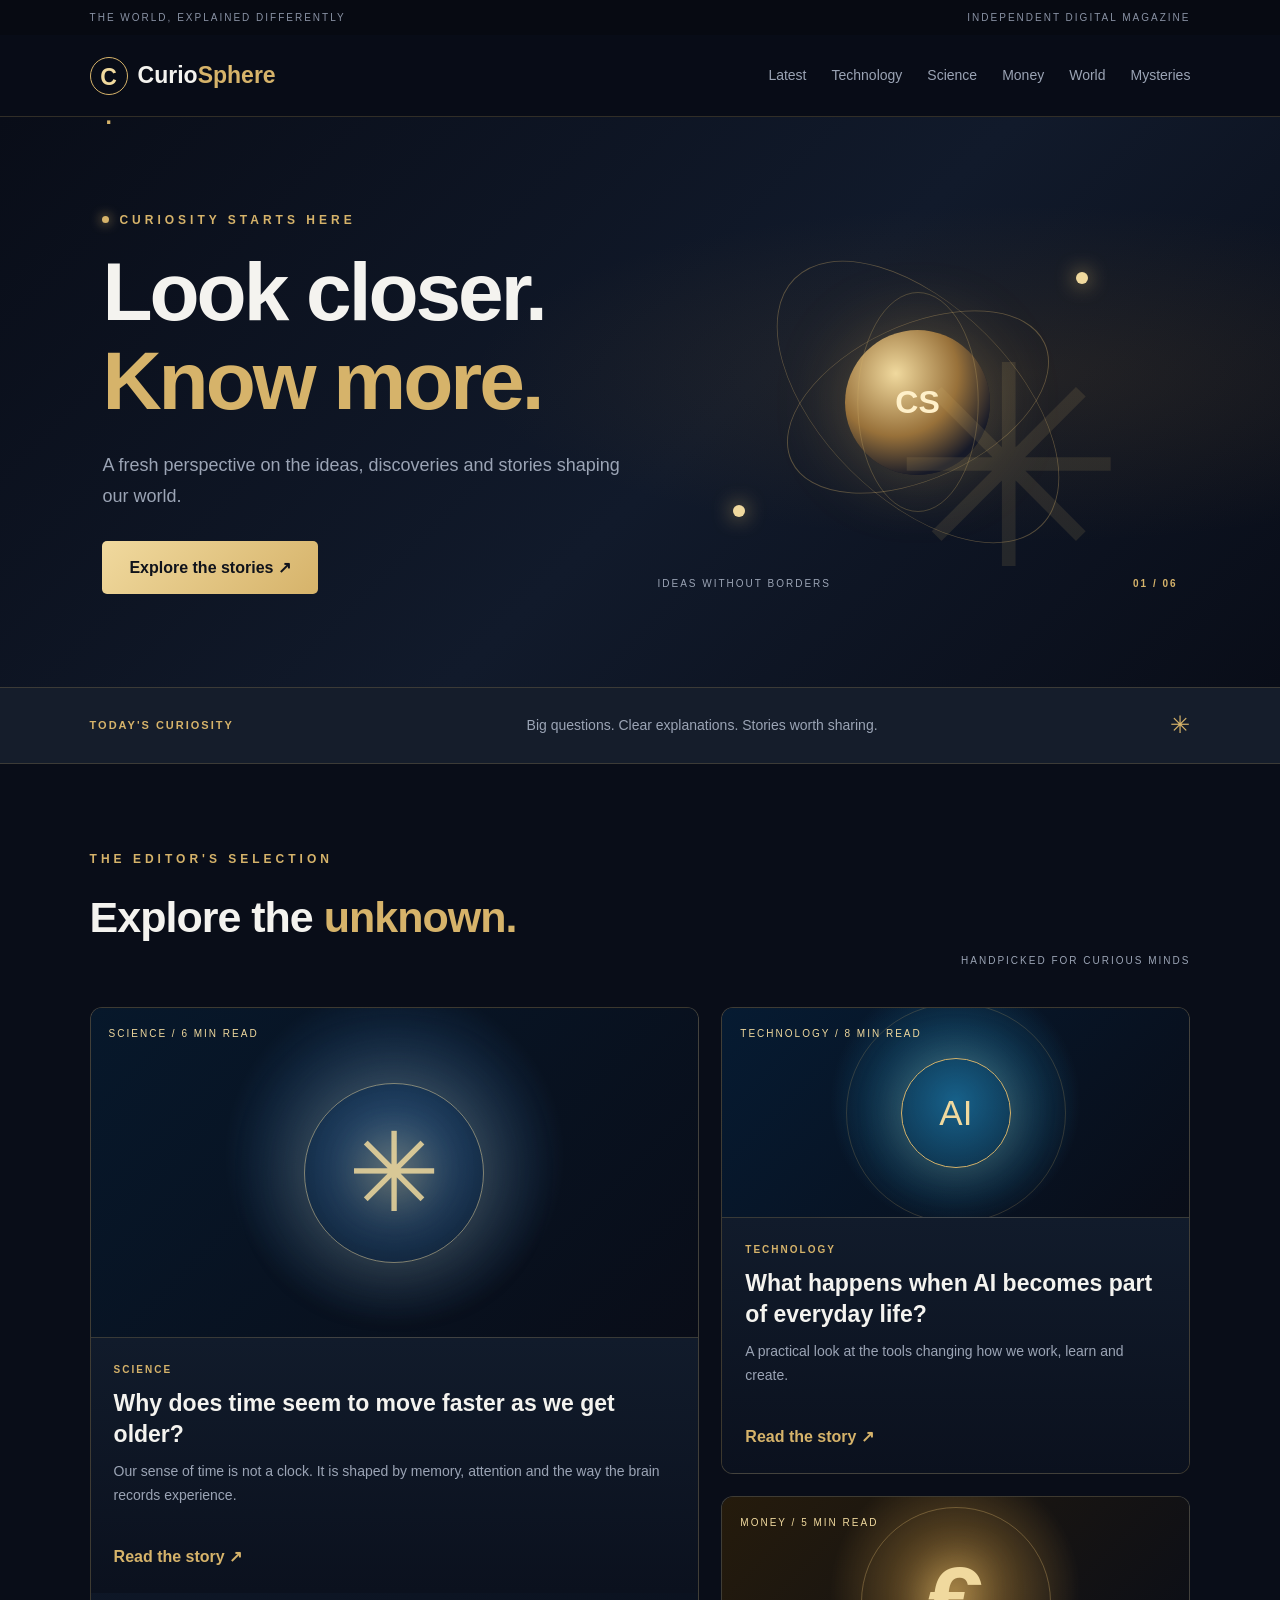
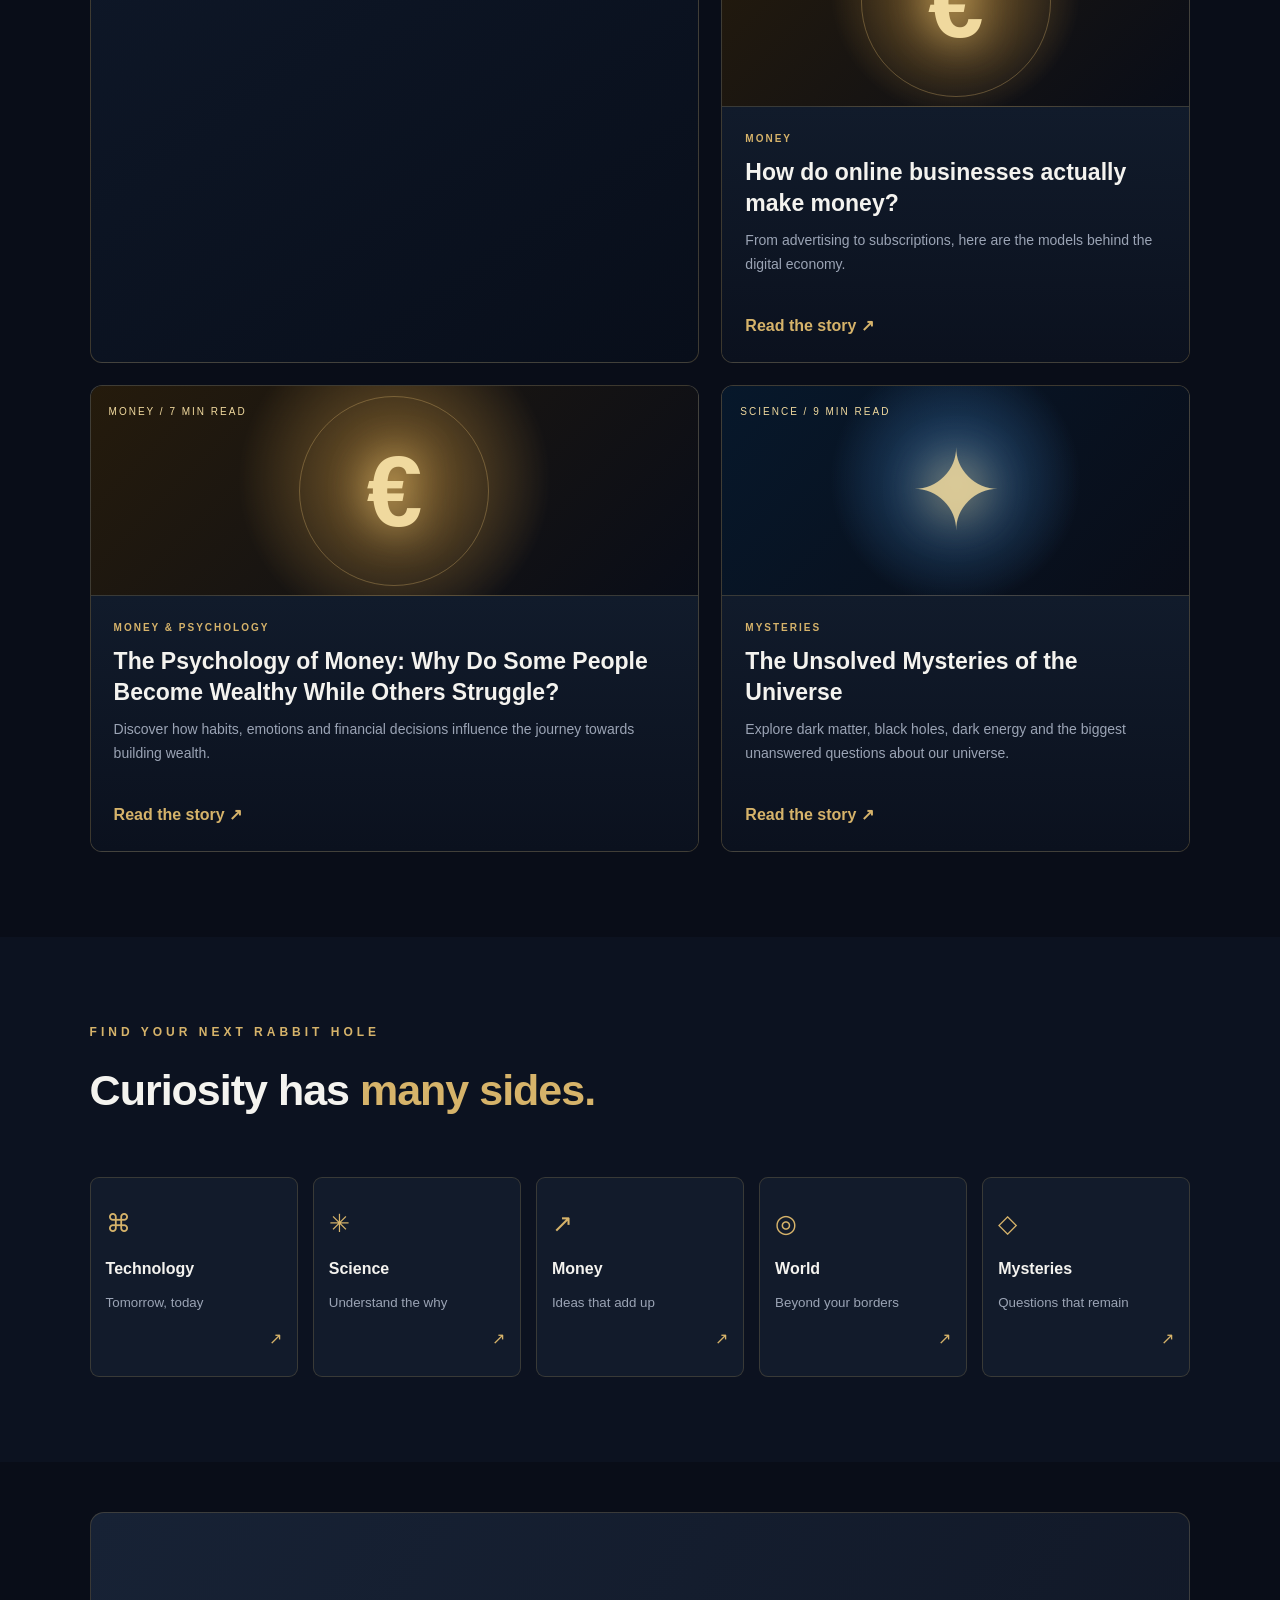
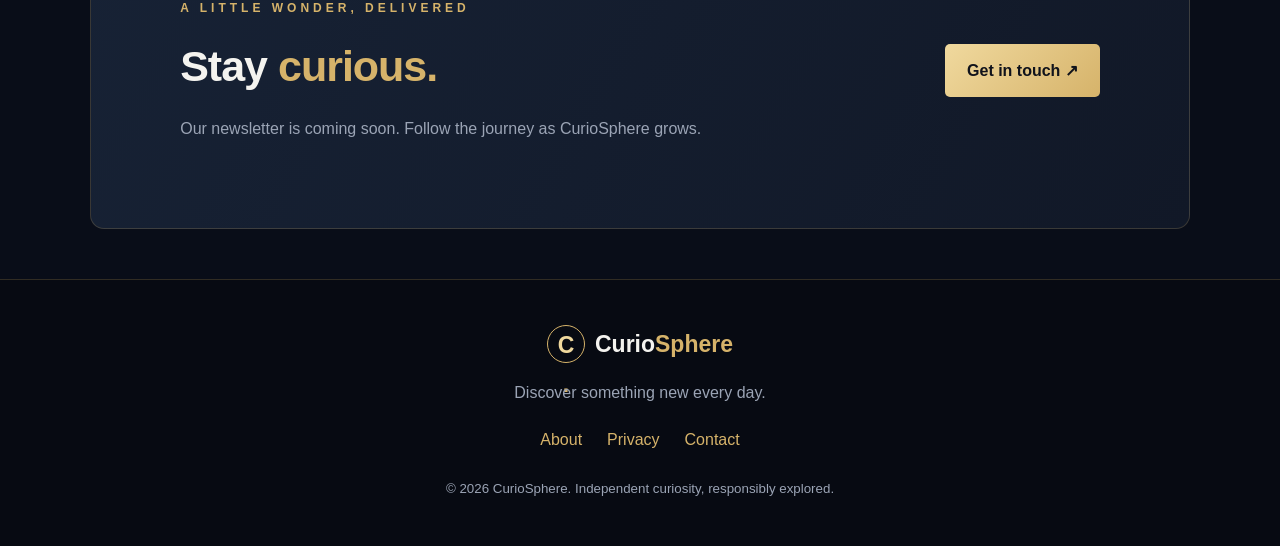
<file: index.html>
<!DOCTYPE html>
<html lang="en">
<head>
  <meta charset="UTF-8">
  <meta name="viewport" content="width=device-width, initial-scale=1.0">
  <meta name="description" content="CurioSphere explores science, technology, money and the mysteries of everyday life.">
  <meta name="theme-color" content="#090d18">
  <title>CurioSphere — Discover Something New Every Day</title>

  <link rel="preconnect" href="https://fonts.googleapis.com">
  <link rel="preconnect" href="https://fonts.gstatic.com" crossorigin>
  <link href="https://fonts.googleapis.com/css2?family=DM+Sans:wght@400;500;600;700&family=Manrope:wght@400;500;600;700;800&display=swap" rel="stylesheet">

  <link rel="stylesheet" href="style.css">
</head>

<body>
  <div class="topline">
    <span>THE WORLD, EXPLAINED DIFFERENTLY</span>
    <span>INDEPENDENT DIGITAL MAGAZINE</span>
  </div>

  <header class="header">
    <a class="brand" href="index.html" aria-label="CurioSphere home">
      <span class="brand-mark">C<span>.</span></span>
      <span>Curio<span>Sphere</span></span>
    </a>

    <nav id="nav" class="nav">
      <a href="#latest">Latest</a>
      <a href="#technology">Technology</a>
      <a href="#science">Science</a>
      <a href="#money">Money</a>
      <a href="#world">World</a>
      <a href="#mysteries">Mysteries</a>
    </nav>

    <button class="menu" id="menu" aria-label="Toggle navigation">☰</button>
  </header>

  <main>
    <section class="hero">
      <div class="hero-copy">
        <div class="eyebrow"><i></i> CURIOSITY STARTS HERE</div>
        <h1>Look closer.<br><em>Know more.</em></h1>
        <p>A fresh perspective on the ideas, discoveries and stories shaping our world.</p>
        <a class="primary-btn" href="#latest">Explore the stories <span>↗</span></a>
      </div>

      <div class="hero-art" aria-label="Abstract glowing orbital illustration">
        <div class="orbit orbit-one"></div>
        <div class="orbit orbit-two"></div>
        <div class="orbit orbit-three"></div>
        <div class="orb-core"><span>CS</span></div>
        <div class="orb-dot dot-one"></div>
        <div class="orb-dot dot-two"></div>
        <div class="art-caption">IDEAS WITHOUT BORDERS <b>01 / 06</b></div>
      </div>
    </section>

    <section class="ticker">
      <span>TODAY'S CURIOSITY</span>
      <p>Big questions. Clear explanations. Stories worth sharing.</p>
      <span class="ticker-star">✳</span>
    </section>

    <section class="section" id="latest">
      <div class="section-head">
        <div>
          <div class="eyebrow">THE EDITOR'S SELECTION</div>
          <h2>Explore the <em>unknown.</em></h2>
        </div>
        <span class="muted">HANDPICKED FOR CURIOUS MINDS</span>
      </div>

      <div class="feature-grid">

        <article class="feature-card feature-main" data-category="science">
          <div class="feature-visual visual-neural">
            <span class="visual-label">SCIENCE / 6 MIN READ</span>
            <div class="neural-glow"></div>
            <div class="visual-symbol">✳</div>
          </div>
          <div class="article-info">
            <div class="category">SCIENCE</div>
            <h3>Why does time seem to move faster as we get older?</h3>
            <p>Our sense of time is not a clock. It is shaped by memory, attention and the way the brain records experience.</p>
            <a href="articles/time-and-age.html" class="read-link">Read the story <span>↗</span></a>
          </div>
        </article>

        <article class="feature-card" data-category="technology">
          <div class="feature-visual visual-ai">
            <span class="visual-label">TECHNOLOGY / 8 MIN READ</span>
            <div class="ai-orb">AI</div>
            <div class="ai-lines"></div>
          </div>
          <div class="article-info">
            <div class="category">TECHNOLOGY</div>
            <h3>What happens when AI becomes part of everyday life?</h3>
            <p>A practical look at the tools changing how we work, learn and create.</p>
            <a href="articles/ai-everyday-life.html" class="read-link">Read the story <span>↗</span></a>
          </div>
        </article>

        <article class="feature-card" data-category="money">
          <div class="feature-visual visual-money">
            <span class="visual-label">MONEY / 5 MIN READ</span>
            <div class="money-shape">€</div>
            <div class="money-ring"></div>
          </div>
          <div class="article-info">
            <div class="category">MONEY</div>
            <h3>How do online businesses actually make money?</h3>
            <p>From advertising to subscriptions, here are the models behind the digital economy.</p>
            <a href="articles/online-business-models.html" class="read-link">Read the story <span>↗</span></a>
          </div>
        </article>

        <article class="feature-card" data-category="money">
          <div class="feature-visual visual-money">
            <span class="visual-label">MONEY / 7 MIN READ</span>
            <div class="money-shape">€</div>
            <div class="money-ring"></div>
          </div>

          <div class="article-info">
            <div class="category">MONEY & PSYCHOLOGY</div>
            <h3>The Psychology of Money: Why Do Some People Become Wealthy While Others Struggle?</h3>
            <p>Discover how habits, emotions and financial decisions influence the journey towards building wealth.</p>
            <a href="articles/psychology-of-money.html" class="read-link">Read the story <span>↗</span></a>
          </div>
        </article>

        <article class="feature-card" data-category="mysteries">
          <div class="feature-visual visual-neural">
            <span class="visual-label">SCIENCE / 9 MIN READ</span>
            <div class="visual-symbol">✦</div>
          </div>

          <div class="article-info">
            <div class="category">MYSTERIES</div>
            <h3>The Unsolved Mysteries of the Universe</h3>
            <p>Explore dark matter, black holes, dark energy and the biggest unanswered questions about our universe.</p>
            <a href="articles/unsolved-mysteries-universe.html" class="read-link">Read the story <span>↗</span></a>
          </div>
        </article>

      </div>
    </section>

    <section class="section categories" id="technology">
      <div class="section-head">
        <div>
          <div class="eyebrow">FIND YOUR NEXT RABBIT HOLE</div>
          <h2>Curiosity has <em>many sides.</em></h2>
        </div>
      </div>

      <div class="category-grid">
        <a href="#latest" class="category-tile">
          <span class="tile-icon">⌘</span>
          <b>Technology</b>
          <small>Tomorrow, today</small>
          <span class="tile-arrow">↗</span>
        </a>

        <a href="#latest" class="category-tile" id="science">
          <span class="tile-icon">✳</span>
          <b>Science</b>
          <small>Understand the why</small>
          <span class="tile-arrow">↗</span>
        </a>

        <a href="#latest" class="category-tile" id="money">
          <span class="tile-icon">↗</span>
          <b>Money</b>
          <small>Ideas that add up</small>
          <span class="tile-arrow">↗</span>
        </a>

        <a href="#latest" class="category-tile" id="world">
          <span class="tile-icon">◎</span>
          <b>World</b>
          <small>Beyond your borders</small>
          <span class="tile-arrow">↗</span>
        </a>

        <a href="#latest" class="category-tile" id="mysteries">
          <span class="tile-icon">◇</span>
          <b>Mysteries</b>
          <small>Questions that remain</small>
          <span class="tile-arrow">↗</span>
        </a>
      </div>
    </section>

    <section class="newsletter">
      <div>
        <div class="eyebrow">A LITTLE WONDER, DELIVERED</div>
        <h2>Stay <em>curious.</em></h2>
        <p>Our newsletter is coming soon. Follow the journey as CurioSphere grows.</p>
      </div>
      <a class="primary-btn" href="mailto:hello@curiosphere.example?subject=CurioSphere%20newsletter">Get in touch <span>↗</span></a>
    </section>
  </main>

  <footer>
    <a class="brand" href="index.html">
      <span class="brand-mark">C<span>.</span></span>
      <span>Curio<span>Sphere</span></span>
    </a>

    <p>Discover something new every day.</p>

    <div class="footer-links">
      <a href="about.html">About</a>
      <a href="privacy.html">Privacy</a>
      <a href="mailto:hello@curiosphere.example">Contact</a>
    </div>

    <small>© 2026 CurioSphere. Independent curiosity, responsibly explored.</small>
  </footer>

  <script src="script.js?v=2"></script>
</body>
</html>
</file>
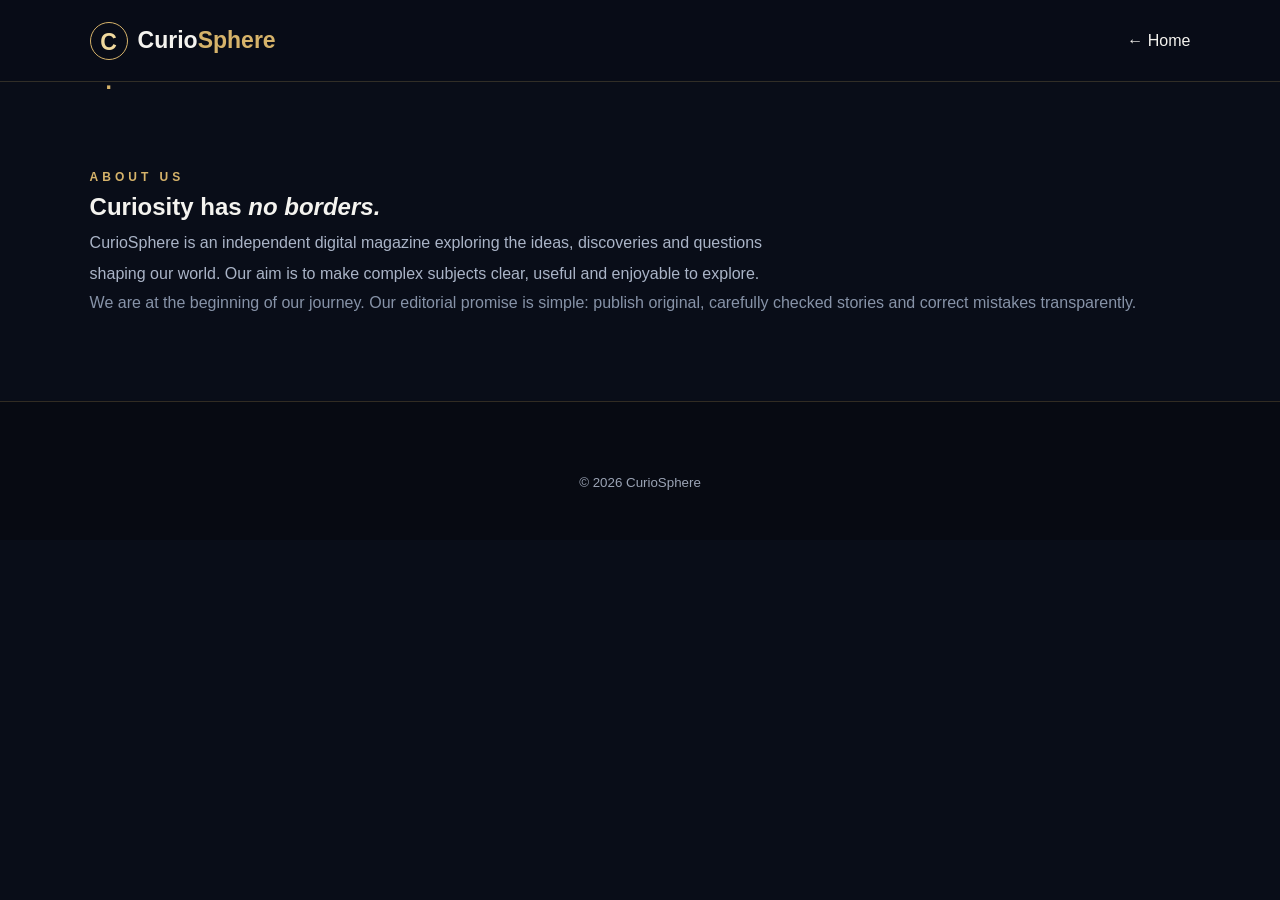
<file: about.html>
<!doctype html><html lang="en"><head><meta charset="utf-8"><meta name="viewport" content="width=device-width,initial-scale=1"><title>About — CurioSphere</title><link rel="stylesheet" href="style.css"></head><body><header class="header"><a class="brand" href="index.html"><span class="brand-mark">C<span>.</span></span><span>Curio<span>Sphere</span></span></a><a href="index.html">← Home</a></header><main class="section"><div class="eyebrow">ABOUT US</div><h2>Curiosity has <em>no borders.</em></h2><p style="max-width:680px;color:#aab4c7;line-height:1.9">CurioSphere is an independent digital magazine exploring the ideas, discoveries and questions shaping our world. Our aim is to make complex subjects clear, useful and enjoyable to explore.</p><p style="color:#8793a8">We are at the beginning of our journey. Our editorial promise is simple: publish original, carefully checked stories and correct mistakes transparently.</p></main><footer><small>© 2026 CurioSphere</small></footer></body></html>
</file>
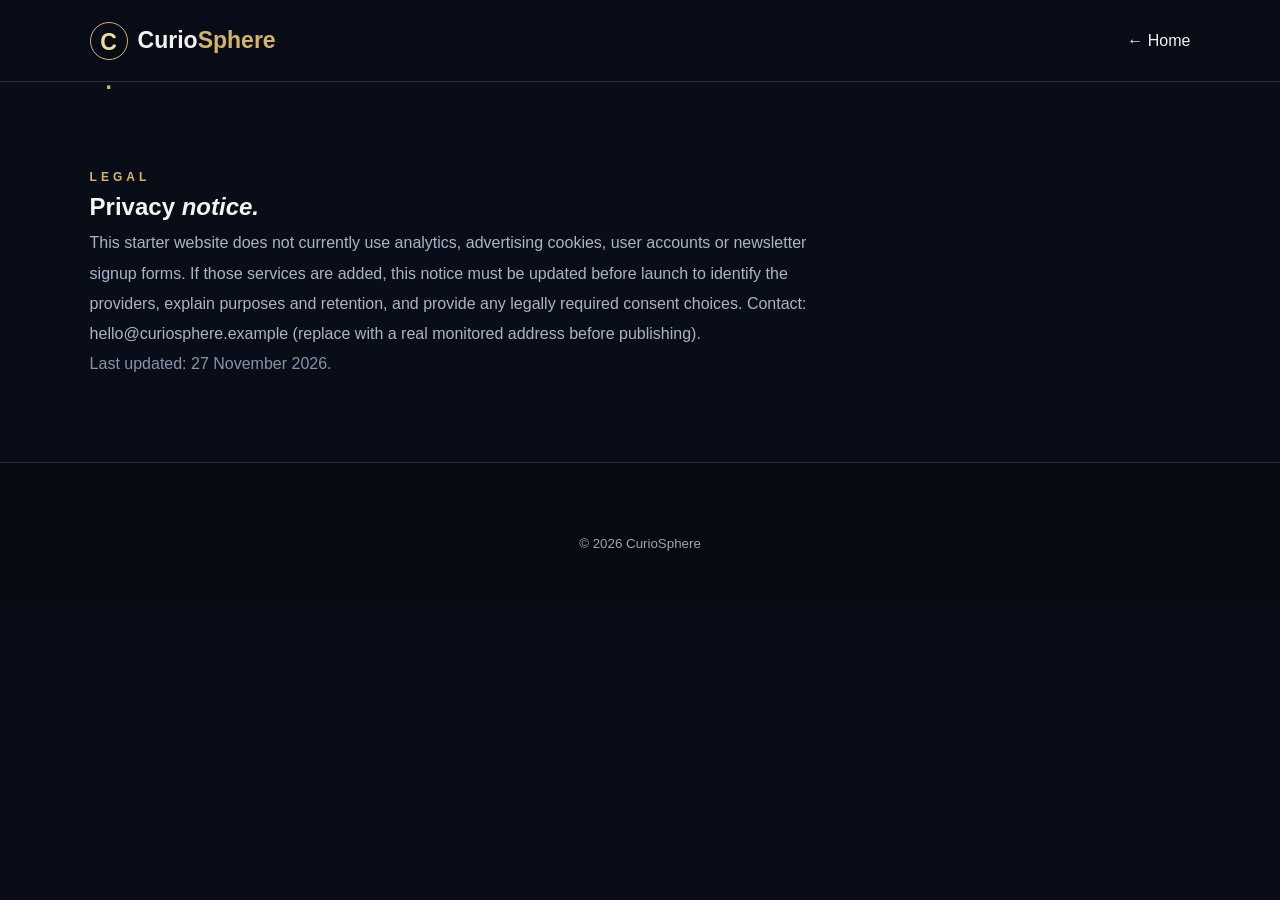
<file: privacy.html>
<!doctype html><html lang="en"><head><meta charset="utf-8"><meta name="viewport" content="width=device-width,initial-scale=1"><title>Privacy — CurioSphere</title><link rel="stylesheet" href="style.css"></head><body><header class="header"><a class="brand" href="index.html"><span class="brand-mark">C<span>.</span></span><span>Curio<span>Sphere</span></span></a><a href="index.html">← Home</a></header><main class="section"><div class="eyebrow">LEGAL</div><h2>Privacy <em>notice.</em></h2><p style="max-width:720px;color:#aab4c7;line-height:1.9">This starter website does not currently use analytics, advertising cookies, user accounts or newsletter signup forms. If those services are added, this notice must be updated before launch to identify the providers, explain purposes and retention, and provide any legally required consent choices. Contact: hello@curiosphere.example (replace with a real monitored address before publishing).</p><p style="color:#8793a8">Last updated: 27 November 2026.</p></main><footer><small>© 2026 CurioSphere</small></footer></body></html>
</file>
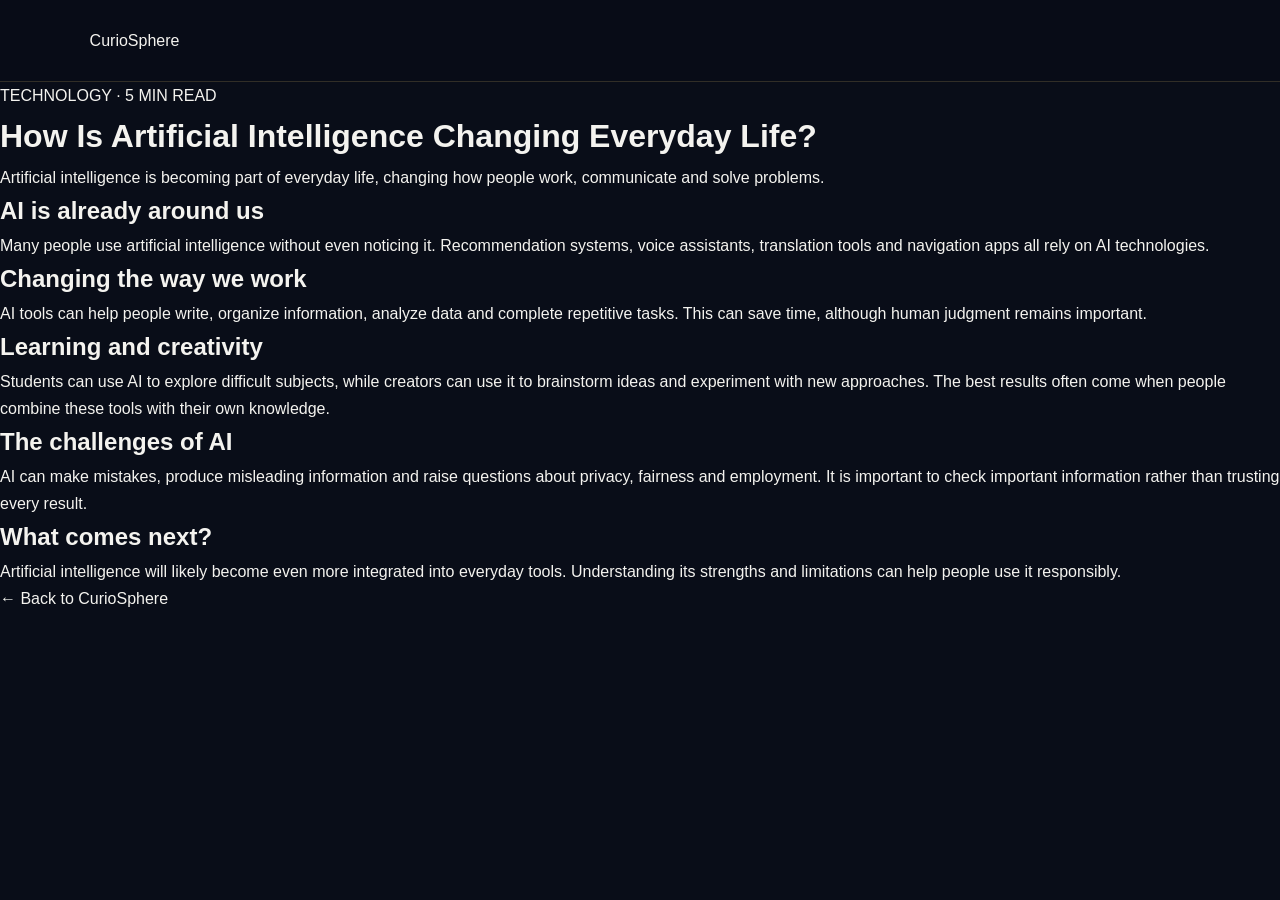
<file: articles/ai-everyday-life.html>
<!DOCTYPE html>
<html lang="en">
<head>
  <meta charset="UTF-8">
  <meta name="viewport" content="width=device-width, initial-scale=1.0">
  <title>How Is Artificial Intelligence Changing Everyday Life? | CurioSphere</title>
  <link rel="stylesheet" href="../style.css">
</head>
<body>
  <header>
    <a href="../index.html">CurioSphere</a>
  </header>

  <main>
    <p>TECHNOLOGY · 5 MIN READ</p>
    <h1>How Is Artificial Intelligence Changing Everyday Life?</h1>
    <p>Artificial intelligence is becoming part of everyday life, changing how people work, communicate and solve problems.</p>

    <h2>AI is already around us</h2>
    <p>Many people use artificial intelligence without even noticing it. Recommendation systems, voice assistants, translation tools and navigation apps all rely on AI technologies.</p>

    <h2>Changing the way we work</h2>
    <p>AI tools can help people write, organize information, analyze data and complete repetitive tasks. This can save time, although human judgment remains important.</p>

    <h2>Learning and creativity</h2>
    <p>Students can use AI to explore difficult subjects, while creators can use it to brainstorm ideas and experiment with new approaches. The best results often come when people combine these tools with their own knowledge.</p>

    <h2>The challenges of AI</h2>
    <p>AI can make mistakes, produce misleading information and raise questions about privacy, fairness and employment. It is important to check important information rather than trusting every result.</p>

    <h2>What comes next?</h2>
    <p>Artificial intelligence will likely become even more integrated into everyday tools. Understanding its strengths and limitations can help people use it responsibly.</p>

    <p><a href="../index.html">← Back to CurioSphere</a></p>
  </main>
</body>
</html>
</file>
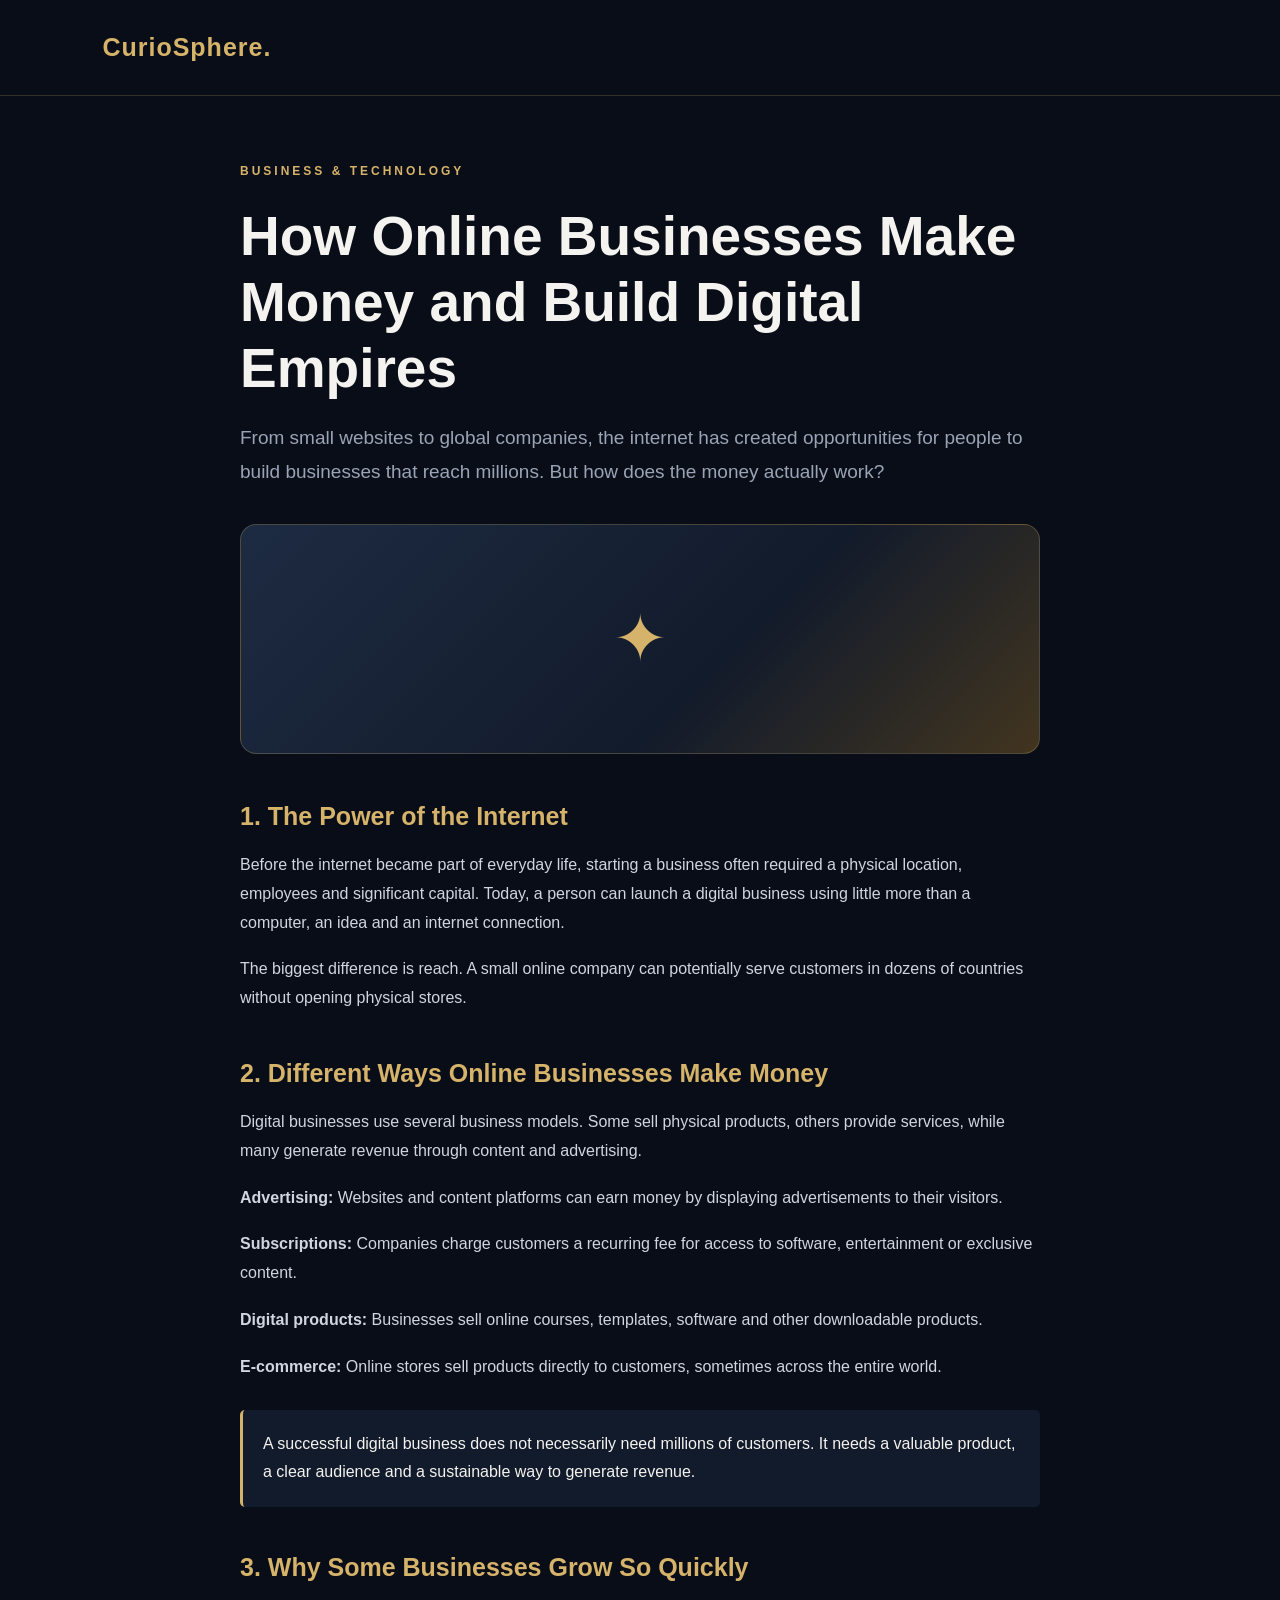
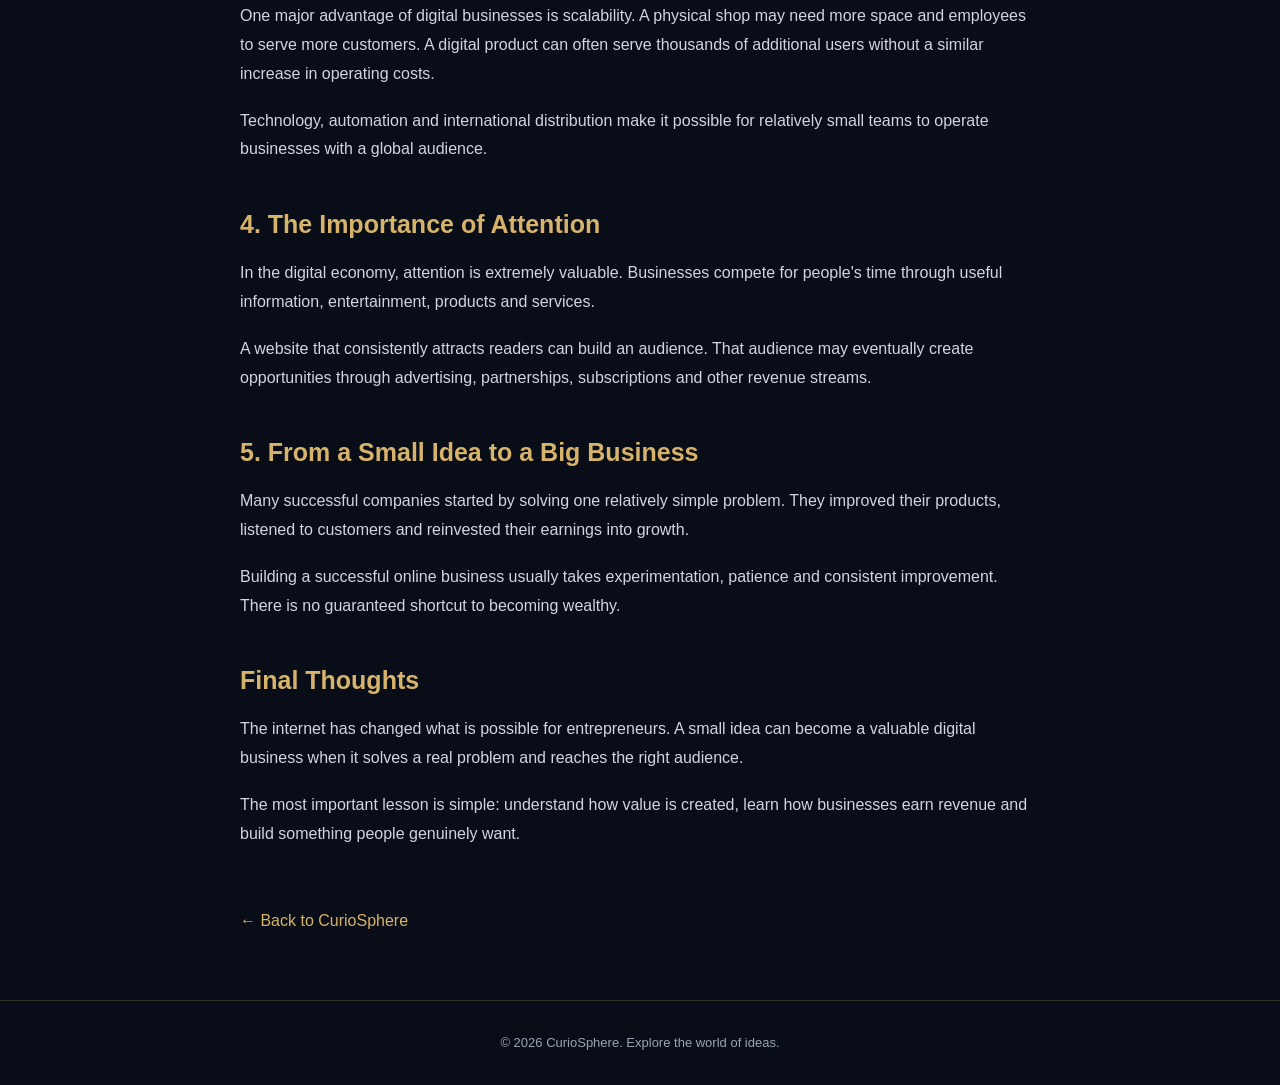
<file: articles/online-business-models.html>
<!DOCTYPE html>
<html lang="en">
<head>
  <meta charset="UTF-8">
  <meta name="viewport" content="width=device-width, initial-scale=1.0">
  <meta name="description" content="Discover how online businesses make money, scale globally and build successful digital empires.">
  <title>How Online Businesses Make Money | CurioSphere</title>
  <style>
    :root {
      --bg: #090d18;
      --card: #121b2b;
      --gold: #d6b36a;
      --text: #f4f3ef;
      --muted: #9ba4b5;
    }

    * {
      box-sizing: border-box;
      margin: 0;
      padding: 0;
    }

    body {
      background: var(--bg);
      color: var(--text);
      font-family: Arial, sans-serif;
      line-height: 1.8;
    }

    header {
      padding: 25px 8%;
      border-bottom: 1px solid rgba(214,179,106,.2);
    }

    .logo {
      color: var(--gold);
      font-size: 25px;
      font-weight: bold;
      letter-spacing: 1px;
      text-decoration: none;
    }

    .container {
      max-width: 850px;
      margin: 65px auto;
      padding: 0 25px;
    }

    .category {
      color: var(--gold);
      text-transform: uppercase;
      letter-spacing: 3px;
      font-size: 12px;
      font-weight: bold;
    }

    h1 {
      font-size: clamp(35px, 6vw, 55px);
      line-height: 1.2;
      margin: 20px 0;
    }

    .intro {
      color: var(--muted);
      font-size: 19px;
      margin-bottom: 35px;
    }

    .hero {
      background: linear-gradient(135deg, #1d2b42, #121b2b 60%, #42351f);
      border: 1px solid rgba(214,179,106,.25);
      border-radius: 16px;
      min-height: 230px;
      display: flex;
      align-items: center;
      justify-content: center;
      text-align: center;
      margin-bottom: 40px;
      padding: 30px;
    }

    .hero span {
      color: var(--gold);
      font-size: 65px;
    }

    article h2 {
      color: var(--gold);
      font-size: 25px;
      margin: 38px 0 12px;
    }

    article p {
      color: #d1d5df;
      margin-bottom: 18px;
      font-size: 16px;
    }

    .highlight {
      background: var(--card);
      border-left: 3px solid var(--gold);
      padding: 20px;
      margin: 28px 0;
      border-radius: 5px;
      color: var(--text);
    }

    .back {
      display: inline-block;
      margin-top: 40px;
      color: var(--gold);
      text-decoration: none;
    }

    footer {
      text-align: center;
      padding: 30px;
      border-top: 1px solid rgba(214,179,106,.2);
      color: var(--muted);
      font-size: 13px;
    }
  </style>
</head>
<body>

<header>
  <a href="../index.html" class="logo">CurioSphere.</a>
</header>

<main class="container">
  <div class="category">Business & Technology</div>

  <h1>How Online Businesses Make Money and Build Digital Empires</h1>

  <p class="intro">
    From small websites to global companies, the internet has created
    opportunities for people to build businesses that reach millions.
    But how does the money actually work?
  </p>

  <div class="hero">
    <span>✦</span>
  </div>

  <article>
    <h2>1. The Power of the Internet</h2>

    <p>
      Before the internet became part of everyday life, starting a business
      often required a physical location, employees and significant capital.
      Today, a person can launch a digital business using little more than
      a computer, an idea and an internet connection.
    </p>

    <p>
      The biggest difference is reach. A small online company can potentially
      serve customers in dozens of countries without opening physical stores.
    </p>

    <h2>2. Different Ways Online Businesses Make Money</h2>

    <p>
      Digital businesses use several business models. Some sell physical
      products, others provide services, while many generate revenue through
      content and advertising.
    </p>

    <p>
      <strong>Advertising:</strong> Websites and content platforms can earn
      money by displaying advertisements to their visitors.
    </p>

    <p>
      <strong>Subscriptions:</strong> Companies charge customers a recurring
      fee for access to software, entertainment or exclusive content.
    </p>

    <p>
      <strong>Digital products:</strong> Businesses sell online courses,
      templates, software and other downloadable products.
    </p>

    <p>
      <strong>E-commerce:</strong> Online stores sell products directly
      to customers, sometimes across the entire world.
    </p>

    <div class="highlight">
      A successful digital business does not necessarily need millions
      of customers. It needs a valuable product, a clear audience
      and a sustainable way to generate revenue.
    </div>

    <h2>3. Why Some Businesses Grow So Quickly</h2>

    <p>
      One major advantage of digital businesses is scalability.
      A physical shop may need more space and employees to serve more
      customers. A digital product can often serve thousands of additional
      users without a similar increase in operating costs.
    </p>

    <p>
      Technology, automation and international distribution make it possible
      for relatively small teams to operate businesses with a global audience.
    </p>

    <h2>4. The Importance of Attention</h2>

    <p>
      In the digital economy, attention is extremely valuable.
      Businesses compete for people's time through useful information,
      entertainment, products and services.
    </p>

    <p>
      A website that consistently attracts readers can build an audience.
      That audience may eventually create opportunities through advertising,
      partnerships, subscriptions and other revenue streams.
    </p>

    <h2>5. From a Small Idea to a Big Business</h2>

    <p>
      Many successful companies started by solving one relatively simple
      problem. They improved their products, listened to customers and
      reinvested their earnings into growth.
    </p>

    <p>
      Building a successful online business usually takes experimentation,
      patience and consistent improvement. There is no guaranteed shortcut
      to becoming wealthy.
    </p>

    <h2>Final Thoughts</h2>

    <p>
      The internet has changed what is possible for entrepreneurs.
      A small idea can become a valuable digital business when it solves
      a real problem and reaches the right audience.
    </p>

    <p>
      The most important lesson is simple: understand how value is created,
      learn how businesses earn revenue and build something people genuinely
      want.
    </p>
  </article>

  <a href="../index.html" class="back">← Back to CurioSphere</a>
</main>

<footer>
  © 2026 CurioSphere. Explore the world of ideas.
</footer>

</body>
</html>
</file>
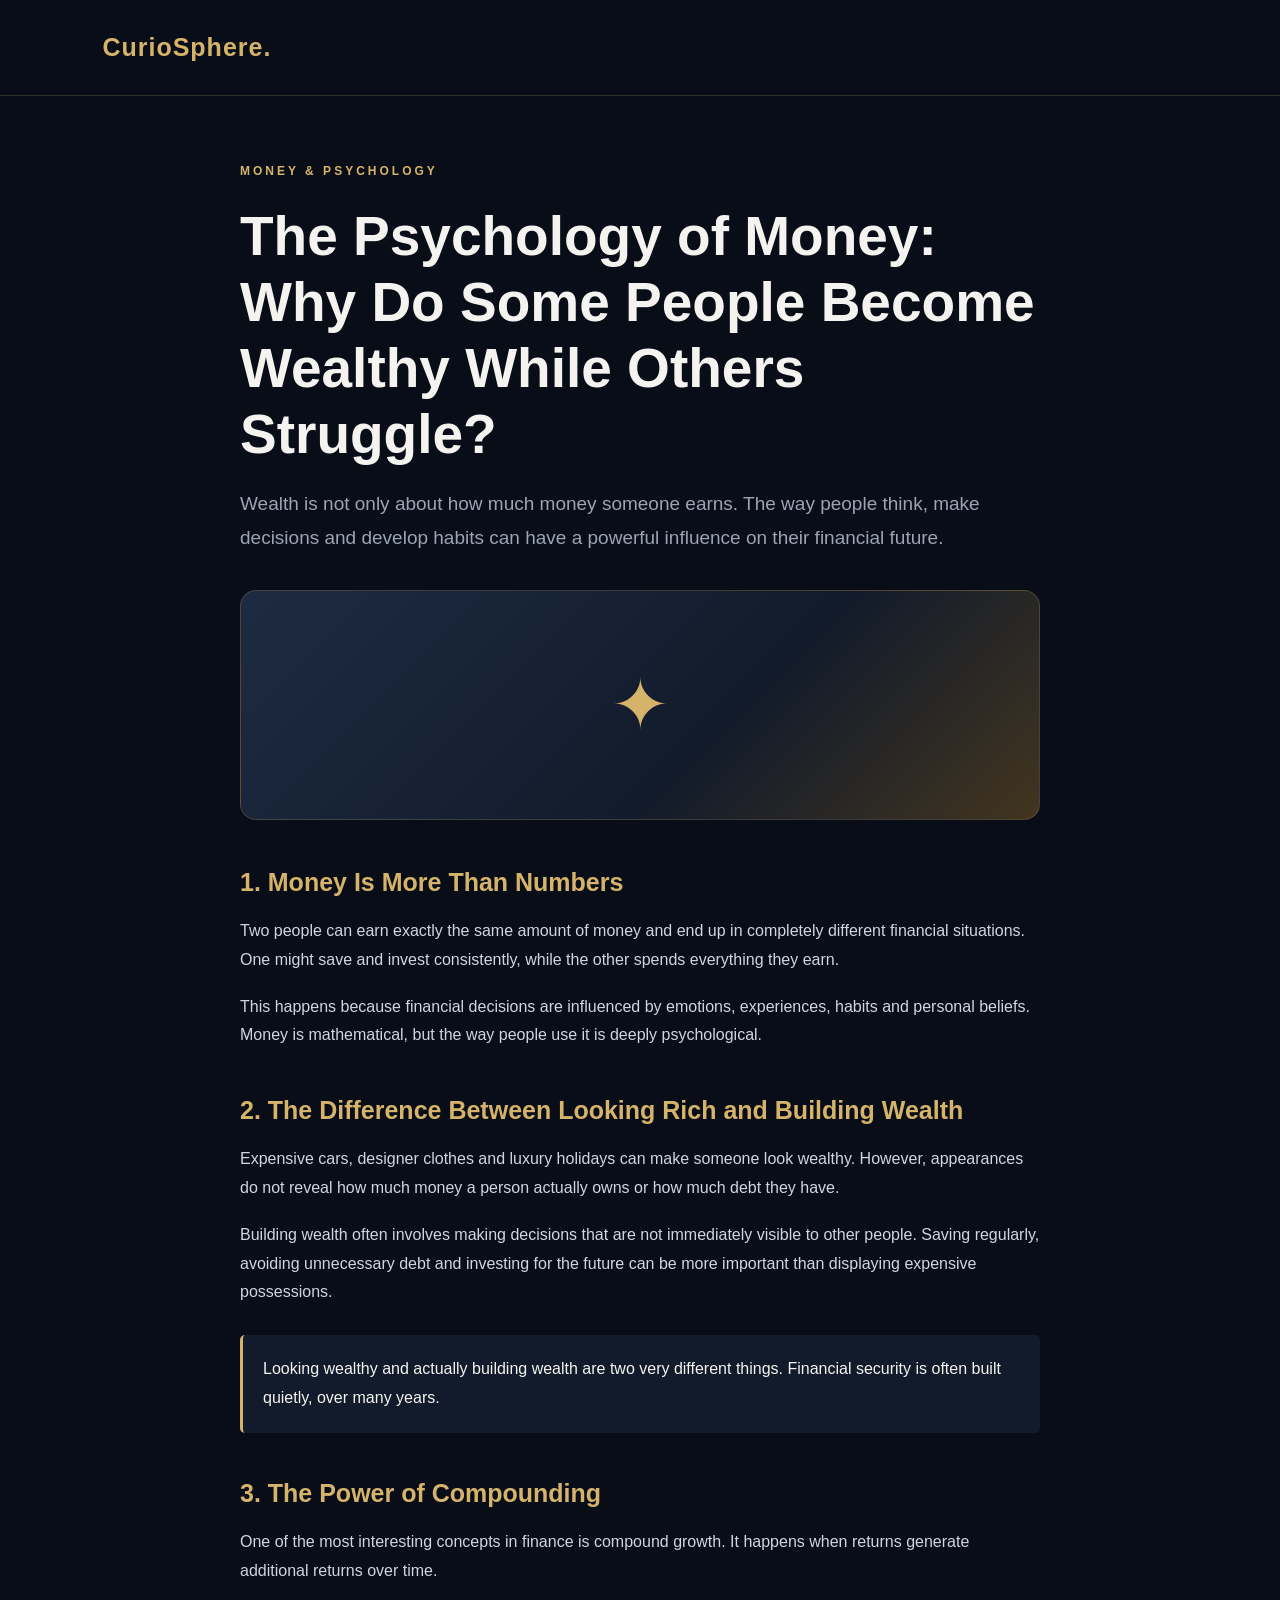
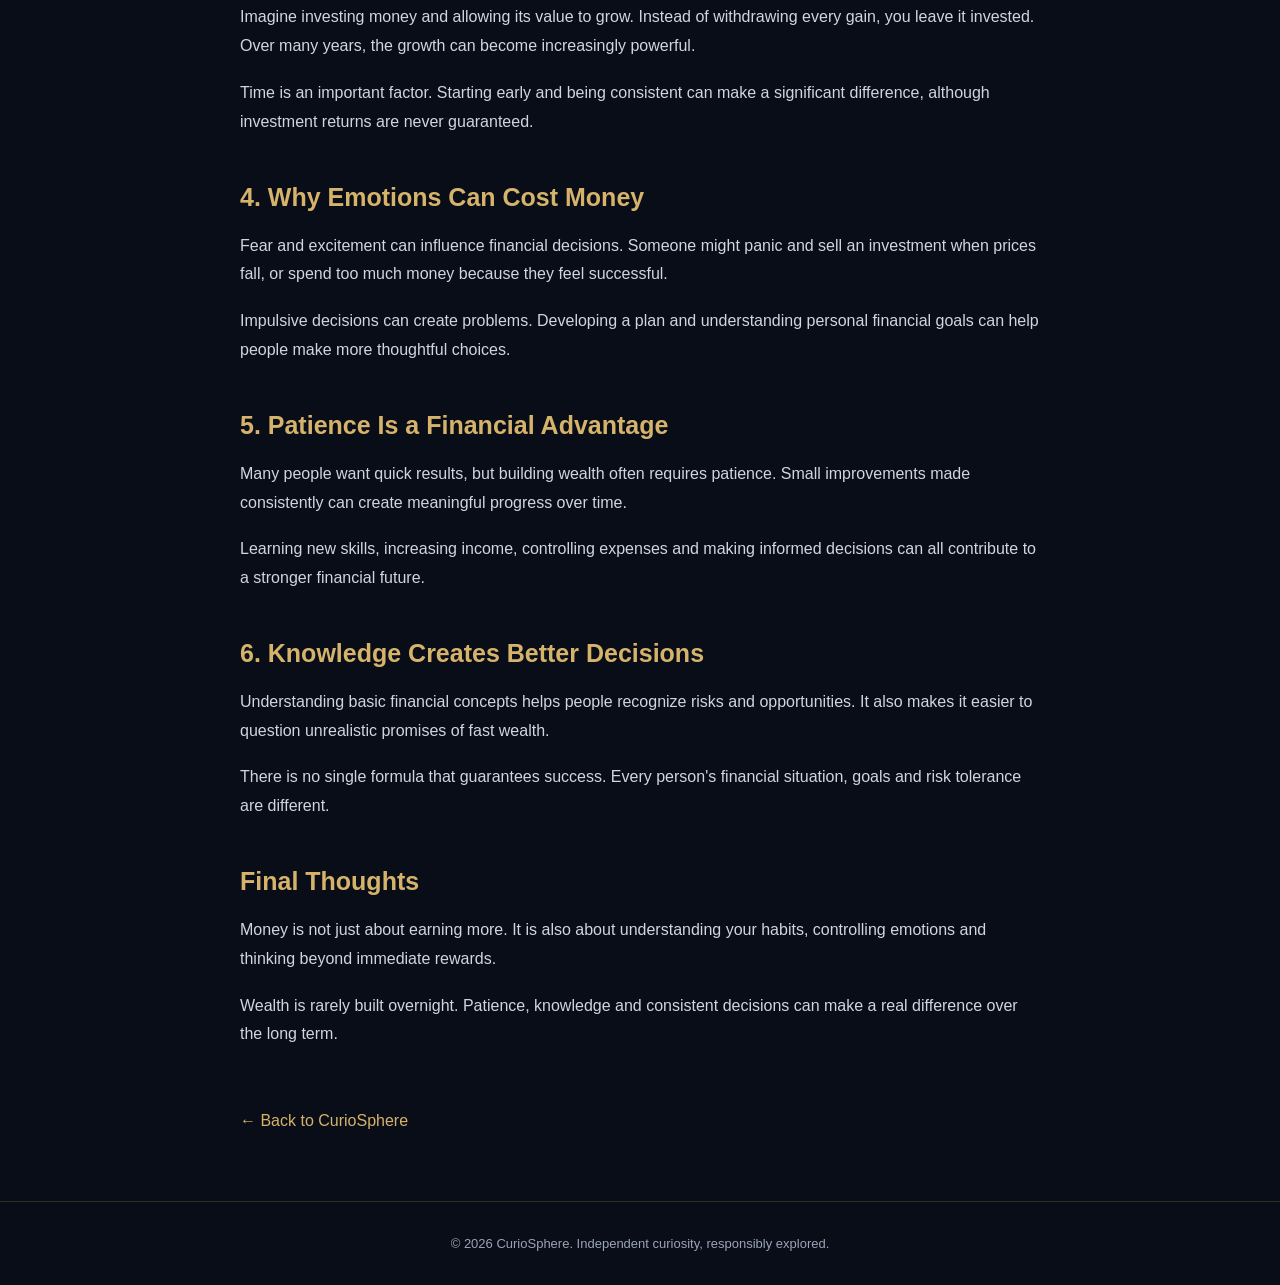
<file: articles/psychology-of-money.html>
<!DOCTYPE html>
<html lang="en">
<head>
  <meta charset="UTF-8">
  <meta name="viewport" content="width=device-width, initial-scale=1.0">
  <meta name="description" content="Discover how psychology, habits and decisions influence the way people earn, spend and build wealth.">
  <title>The Psychology of Money | CurioSphere</title>
  <style>
    :root {
      --bg: #090d18;
      --card: #121b2b;
      --gold: #d6b36a;
      --text: #f4f3ef;
      --muted: #9ba4b5;
      --border: rgba(214,179,106,.2);
    }
    * {
      box-sizing: border-box;
      margin: 0;
      padding: 0;
    }
    body {
      background: var(--bg);
      color: var(--text);
      font-family: Arial, sans-serif;
      line-height: 1.8;
    }
    header {
      padding: 25px 8%;
      border-bottom: 1px solid var(--border);
    }
    .logo {
      color: var(--gold);
      font-size: 25px;
      font-weight: bold;
      letter-spacing: 1px;
      text-decoration: none;
    }
    .container {
      max-width: 850px;
      margin: 65px auto;
      padding: 0 25px;
    }
    .category {
      color: var(--gold);
      text-transform: uppercase;
      letter-spacing: 3px;
      font-size: 12px;
      font-weight: bold;
    }
    h1 {
      font-size: clamp(35px, 6vw, 55px);
      line-height: 1.2;
      margin: 20px 0;
    }
    .intro {
      color: var(--muted);
      font-size: 19px;
      margin-bottom: 35px;
    }
    .hero {
      background: linear-gradient(135deg, #1d2b42, #121b2b 60%, #42351f);
      border: 1px solid var(--border);
      border-radius: 16px;
      min-height: 230px;
      display: flex;
      align-items: center;
      justify-content: center;
      text-align: center;
      margin-bottom: 40px;
      padding: 30px;
    }
    .hero span {
      color: var(--gold);
      font-size: 70px;
    }
    article h2 {
      color: var(--gold);
      font-size: 25px;
      margin: 38px 0 12px;
    }
    article p {
      color: #d1d5df;
      margin-bottom: 18px;
      font-size: 16px;
    }
    .highlight {
      background: var(--card);
      border-left: 3px solid var(--gold);
      padding: 20px;
      margin: 28px 0;
      border-radius: 5px;
      color: var(--text);
    }
    .back {
      display: inline-block;
      margin-top: 40px;
      color: var(--gold);
      text-decoration: none;
    }
    footer {
      text-align: center;
      padding: 30px;
      border-top: 1px solid var(--border);
      color: var(--muted);
      font-size: 13px;
    }
  </style>
</head>
<body>

<header>
  <a href="../index.html" class="logo">CurioSphere.</a>
</header>

<main class="container">

  <div class="category">Money & Psychology</div>

  <h1>The Psychology of Money: Why Do Some People Become Wealthy While Others Struggle?</h1>

  <p class="intro">
    Wealth is not only about how much money someone earns.
    The way people think, make decisions and develop habits
    can have a powerful influence on their financial future.
  </p>

  <div class="hero">
    <span>✦</span>
  </div>

  <article>

    <h2>1. Money Is More Than Numbers</h2>

    <p>
      Two people can earn exactly the same amount of money
      and end up in completely different financial situations.
      One might save and invest consistently, while the other
      spends everything they earn.
    </p>

    <p>
      This happens because financial decisions are influenced
      by emotions, experiences, habits and personal beliefs.
      Money is mathematical, but the way people use it is deeply psychological.
    </p>

    <h2>2. The Difference Between Looking Rich and Building Wealth</h2>

    <p>
      Expensive cars, designer clothes and luxury holidays
      can make someone look wealthy. However, appearances
      do not reveal how much money a person actually owns
      or how much debt they have.
    </p>

    <p>
      Building wealth often involves making decisions that
      are not immediately visible to other people.
      Saving regularly, avoiding unnecessary debt and
      investing for the future can be more important
      than displaying expensive possessions.
    </p>

    <div class="highlight">
      Looking wealthy and actually building wealth are two
      very different things. Financial security is often
      built quietly, over many years.
    </div>

    <h2>3. The Power of Compounding</h2>

    <p>
      One of the most interesting concepts in finance is
      compound growth. It happens when returns generate
      additional returns over time.
    </p>

    <p>
      Imagine investing money and allowing its value to grow.
      Instead of withdrawing every gain, you leave it invested.
      Over many years, the growth can become increasingly powerful.
    </p>

    <p>
      Time is an important factor. Starting early and being
      consistent can make a significant difference,
      although investment returns are never guaranteed.
    </p>

    <h2>4. Why Emotions Can Cost Money</h2>

    <p>
      Fear and excitement can influence financial decisions.
      Someone might panic and sell an investment when prices fall,
      or spend too much money because they feel successful.
    </p>

    <p>
      Impulsive decisions can create problems.
      Developing a plan and understanding personal financial goals
      can help people make more thoughtful choices.
    </p>

    <h2>5. Patience Is a Financial Advantage</h2>

    <p>
      Many people want quick results, but building wealth
      often requires patience. Small improvements made
      consistently can create meaningful progress over time.
    </p>

    <p>
      Learning new skills, increasing income, controlling
      expenses and making informed decisions can all contribute
      to a stronger financial future.
    </p>

    <h2>6. Knowledge Creates Better Decisions</h2>

    <p>
      Understanding basic financial concepts helps people
      recognize risks and opportunities. It also makes it
      easier to question unrealistic promises of fast wealth.
    </p>

    <p>
      There is no single formula that guarantees success.
      Every person's financial situation, goals and risk
      tolerance are different.
    </p>

    <h2>Final Thoughts</h2>

    <p>
      Money is not just about earning more. It is also about
      understanding your habits, controlling emotions
      and thinking beyond immediate rewards.
    </p>

    <p>
      Wealth is rarely built overnight. Patience, knowledge
      and consistent decisions can make a real difference
      over the long term.
    </p>

  </article>

  <a href="../index.html" class="back">← Back to CurioSphere</a>

</main>

<footer>
  © 2026 CurioSphere. Independent curiosity, responsibly explored.
</footer>

</body>
</html>
</file>
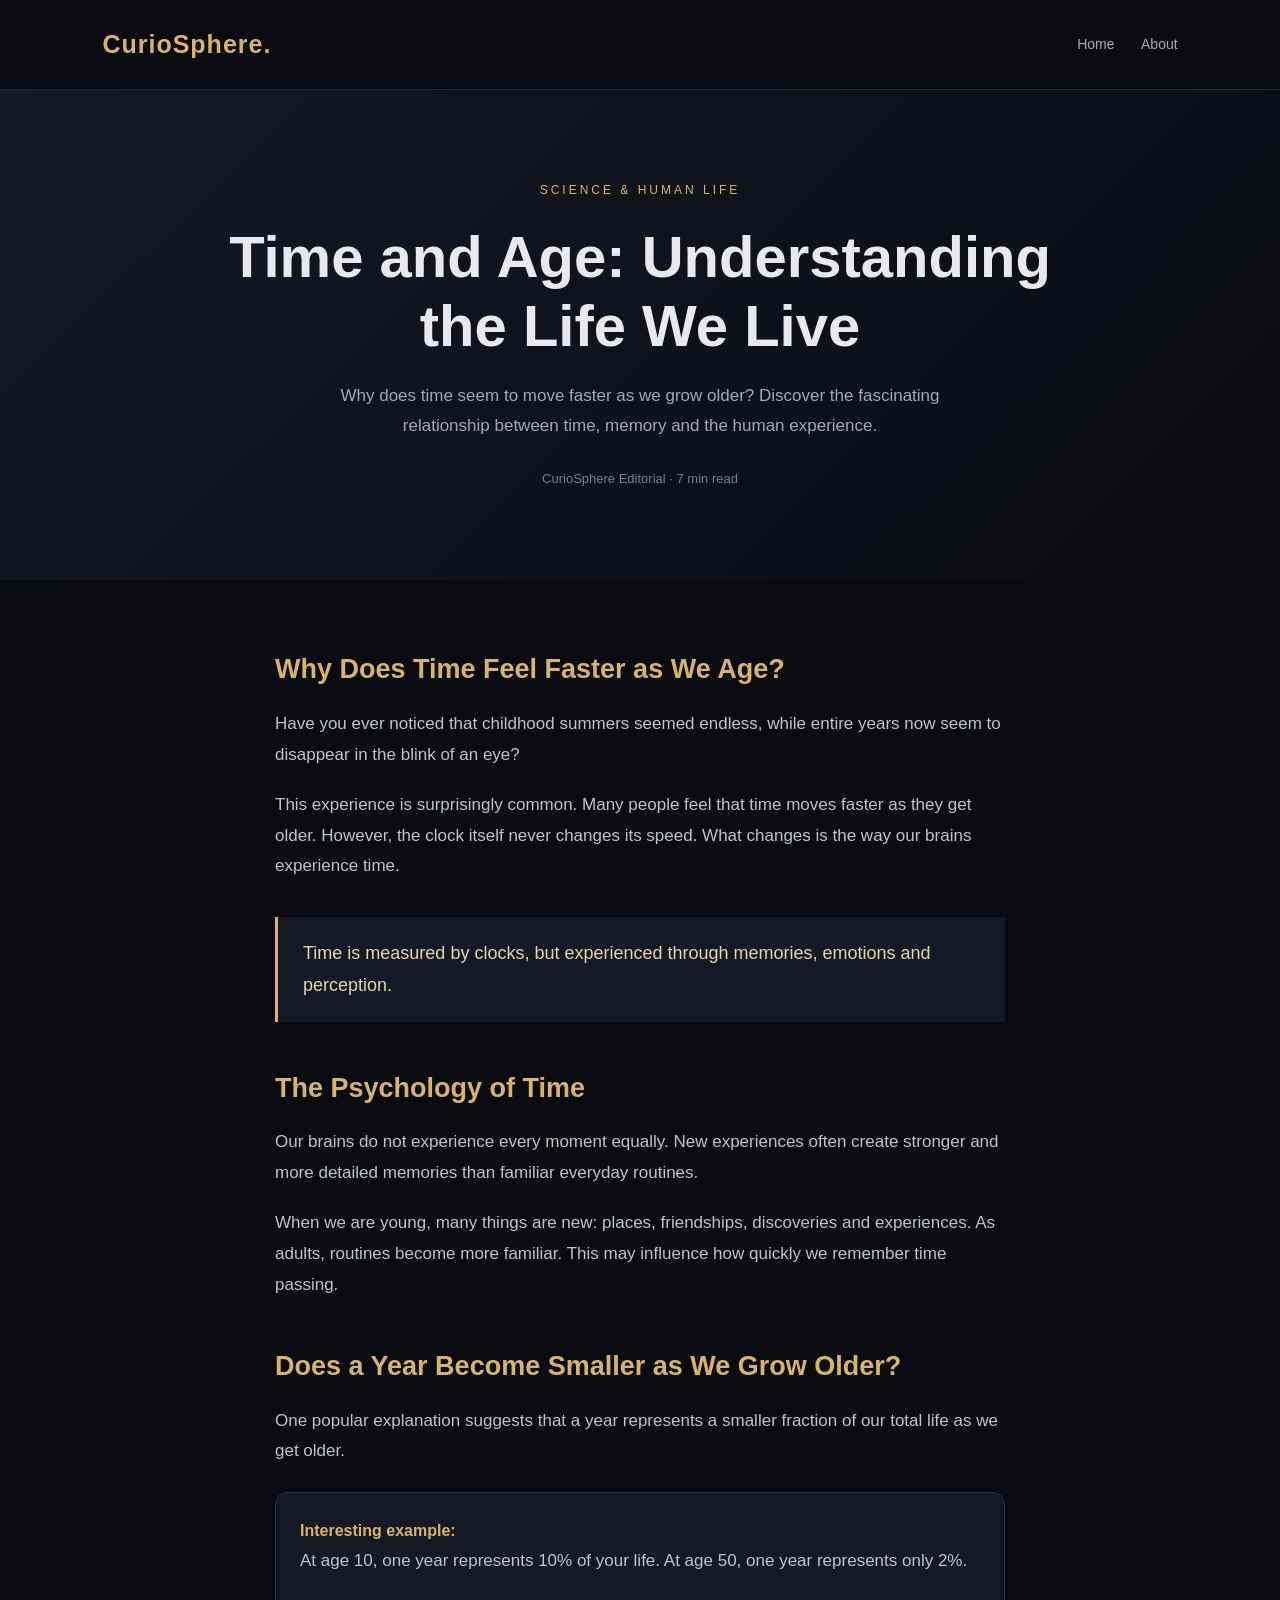
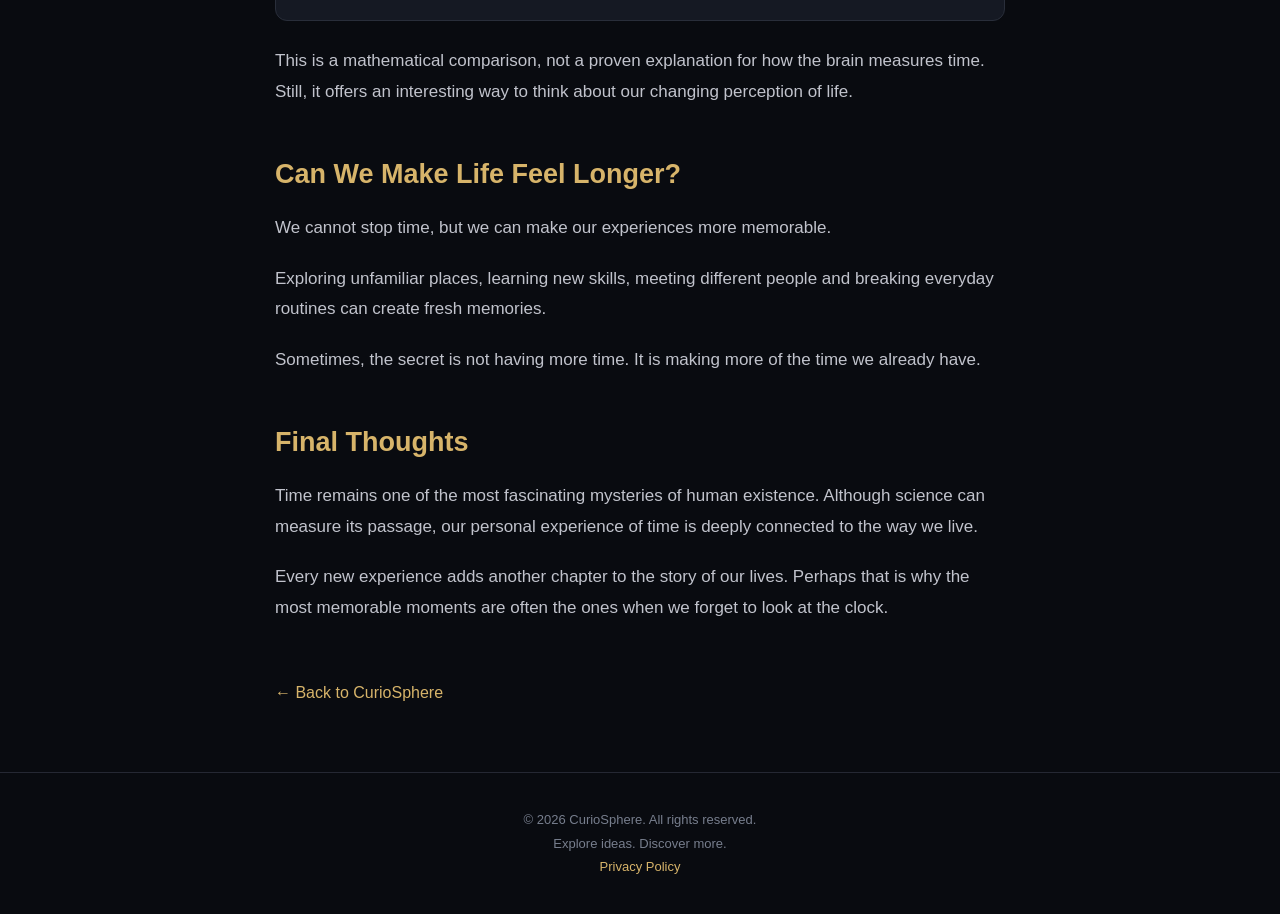
<file: articles/time-and-age.html>
<!DOCTYPE html>
<html lang="en">
<head>
<meta charset="UTF-8">
<meta name="viewport" content="width=device-width, initial-scale=1.0">

<title>Time and Age: Understanding the Life We Live | CurioSphere</title>

<meta name="description" content="Discover fascinating facts about time, aging, human life and how our perception of time changes as we grow older.">

<meta name="keywords" content="time, age, human life, psychology, science, CurioSphere">

<style>
* {
    margin: 0;
    padding: 0;
    box-sizing: border-box;
}

body {
    background: #090b10;
    color: #e9e9ed;
    font-family: Arial, sans-serif;
    line-height: 1.8;
}

header {
    padding: 22px 8%;
    border-bottom: 1px solid #252833;
    display: flex;
    justify-content: space-between;
    align-items: center;
}

.logo {
    color: #d7b46a;
    font-size: 25px;
    font-weight: bold;
    letter-spacing: 1px;
}

nav a {
    color: #aaa;
    text-decoration: none;
    margin-left: 22px;
    font-size: 14px;
}

nav a:hover {
    color: #d7b46a;
}

.hero {
    padding: 90px 20px;
    text-align: center;
    background: linear-gradient(135deg, #151923, #090b10);
}

.category {
    color: #d7b46a;
    text-transform: uppercase;
    letter-spacing: 3px;
    font-size: 12px;
}

h1 {
    font-size: clamp(35px, 6vw, 58px);
    line-height: 1.2;
    margin: 20px auto;
    max-width: 850px;
}

.subtitle {
    color: #a5a8b2;
    max-width: 650px;
    margin: auto;
    font-size: 17px;
}

.meta {
    color: #777e8d;
    margin-top: 25px;
    font-size: 13px;
}

article {
    max-width: 780px;
    margin: 65px auto;
    padding: 0 25px;
}

article h2 {
    color: #d7b46a;
    font-size: 27px;
    margin: 42px 0 15px;
}

article p {
    color: #c1c3cc;
    margin-bottom: 20px;
    font-size: 17px;
}

.highlight {
    border-left: 3px solid #d7b46a;
    padding: 20px 25px;
    margin: 35px 0;
    background: #151923;
    color: #e5d4ae;
    font-size: 18px;
}

.fact {
    background: #151923;
    border: 1px solid #292e3a;
    border-radius: 12px;
    padding: 24px;
    margin: 25px 0;
}

.fact strong {
    color: #d7b46a;
}

.back {
    display: inline-block;
    margin-top: 35px;
    color: #d7b46a;
    text-decoration: none;
}

footer {
    text-align: center;
    padding: 35px 15px;
    border-top: 1px solid #252833;
    color: #777e8d;
    font-size: 13px;
}

footer a {
    color: #d7b46a;
    text-decoration: none;
}

@media(max-width:600px) {
    header {
        padding: 18px;
        flex-direction: column;
        gap: 12px;
    }

    nav a {
        margin: 0 8px;
    }

    .hero {
        padding: 65px 20px;
    }

    article {
        margin: 40px auto;
    }
}
</style>
</head>

<body>

<header>
    <div class="logo">CurioSphere.</div>

    <nav>
        <a href="../index.html">Home</a>
        <a href="../about.html">About</a>
    </nav>
</header>

<section class="hero">
    <div class="category">Science & Human Life</div>

    <h1>Time and Age: Understanding the Life We Live</h1>

    <p class="subtitle">
        Why does time seem to move faster as we grow older?
        Discover the fascinating relationship between time,
        memory and the human experience.
    </p>

    <div class="meta">CurioSphere Editorial · 7 min read</div>
</section>

<article>

    <h2>Why Does Time Feel Faster as We Age?</h2>

    <p>
        Have you ever noticed that childhood summers seemed
        endless, while entire years now seem to disappear
        in the blink of an eye?
    </p>

    <p>
        This experience is surprisingly common. Many people
        feel that time moves faster as they get older.
        However, the clock itself never changes its speed.
        What changes is the way our brains experience time.
    </p>

    <div class="highlight">
        Time is measured by clocks, but experienced through
        memories, emotions and perception.
    </div>

    <h2>The Psychology of Time</h2>

    <p>
        Our brains do not experience every moment equally.
        New experiences often create stronger and more
        detailed memories than familiar everyday routines.
    </p>

    <p>
        When we are young, many things are new:
        places, friendships, discoveries and experiences.
        As adults, routines become more familiar.
        This may influence how quickly we remember time passing.
    </p>

    <h2>Does a Year Become Smaller as We Grow Older?</h2>

    <p>
        One popular explanation suggests that a year
        represents a smaller fraction of our total life
        as we get older.
    </p>

    <div class="fact">
        <strong>Interesting example:</strong>
        <p>
            At age 10, one year represents 10% of your life.
            At age 50, one year represents only 2%.
        </p>
    </div>

    <p>
        This is a mathematical comparison, not a proven
        explanation for how the brain measures time.
        Still, it offers an interesting way to think
        about our changing perception of life.
    </p>

    <h2>Can We Make Life Feel Longer?</h2>

    <p>
        We cannot stop time, but we can make our experiences
        more memorable.
    </p>

    <p>
        Exploring unfamiliar places, learning new skills,
        meeting different people and breaking everyday
        routines can create fresh memories.
    </p>

    <p>
        Sometimes, the secret is not having more time.
        It is making more of the time we already have.
    </p>

    <h2>Final Thoughts</h2>

    <p>
        Time remains one of the most fascinating mysteries
        of human existence. Although science can measure
        its passage, our personal experience of time is
        deeply connected to the way we live.
    </p>

    <p>
        Every new experience adds another chapter to
        the story of our lives. Perhaps that is why
        the most memorable moments are often the ones
        when we forget to look at the clock.
    </p>

    <a class="back" href="../index.html">
        ← Back to CurioSphere
    </a>

</article>

<footer>
    <p>© 2026 CurioSphere. All rights reserved.</p>
    <p>Explore ideas. Discover more.</p>
    <p><a href="../privacy.html">Privacy Policy</a></p>
</footer>

</body>
</html>
</file>
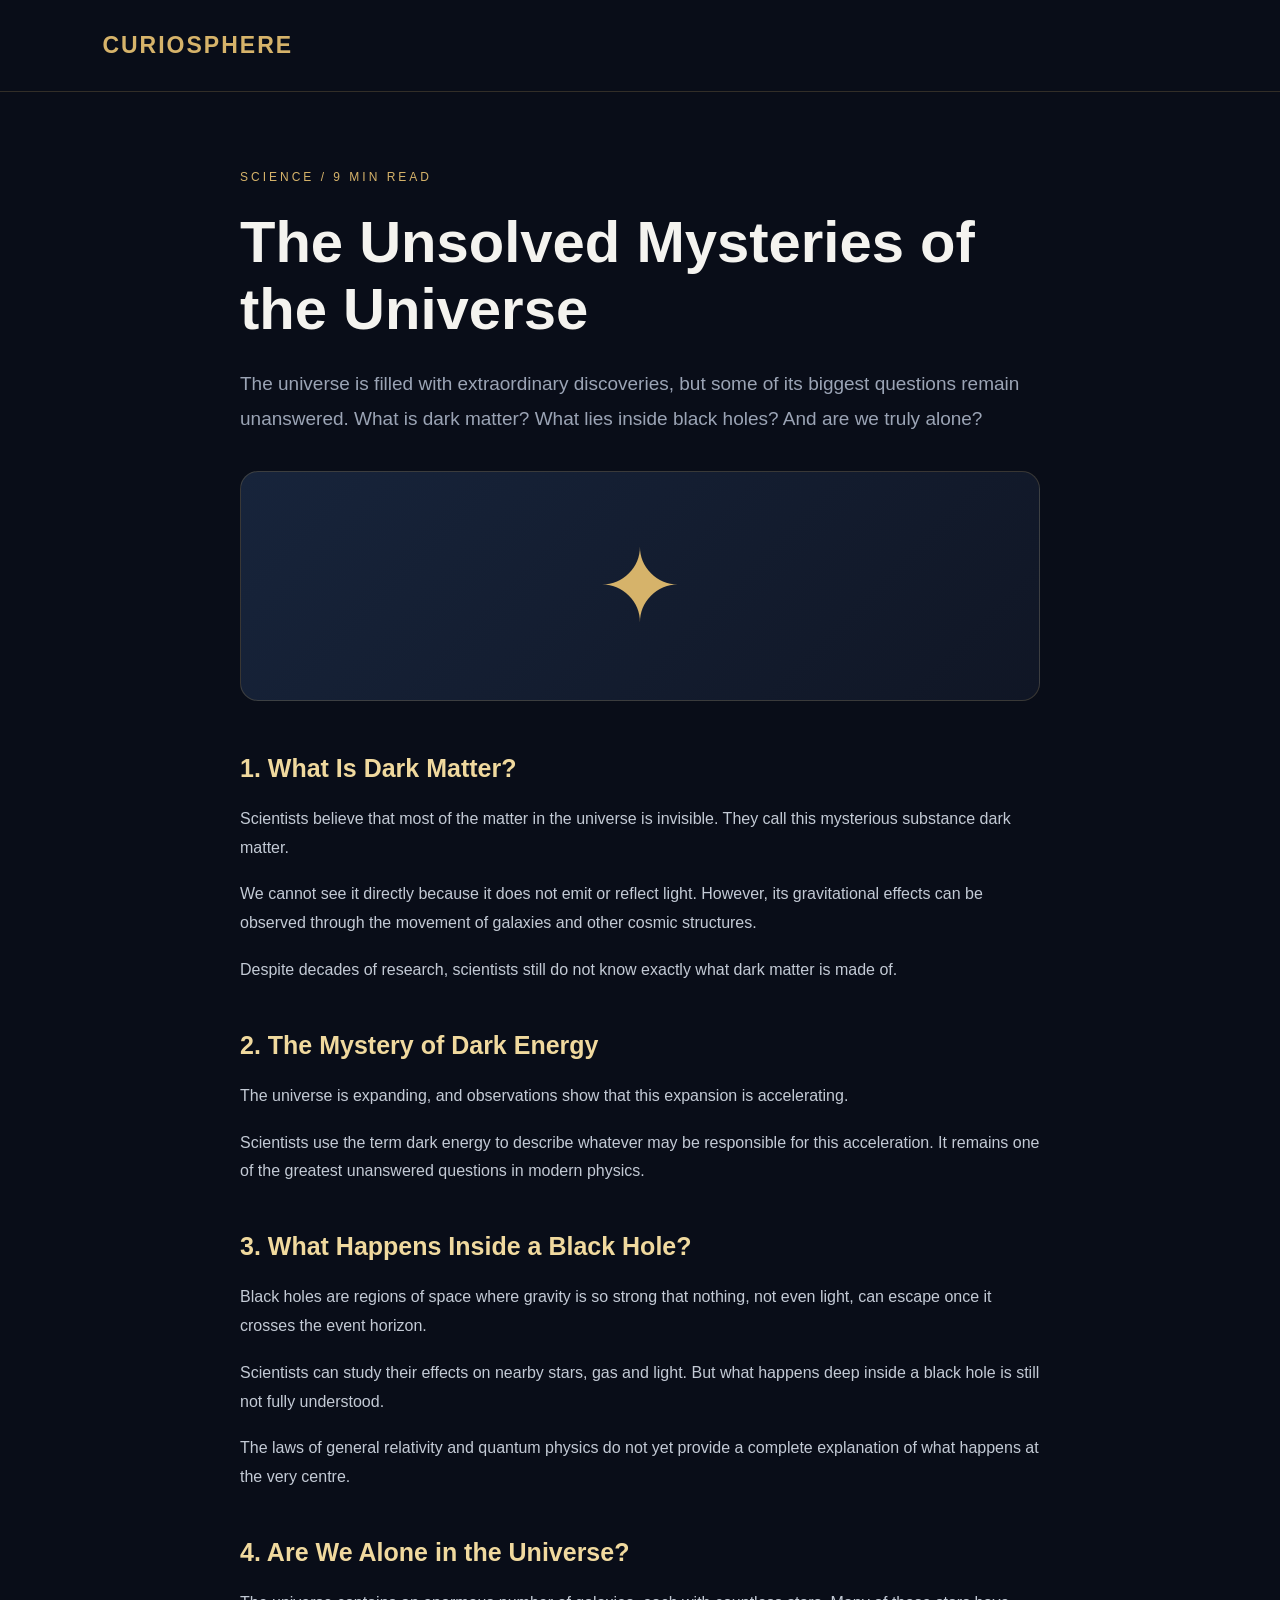
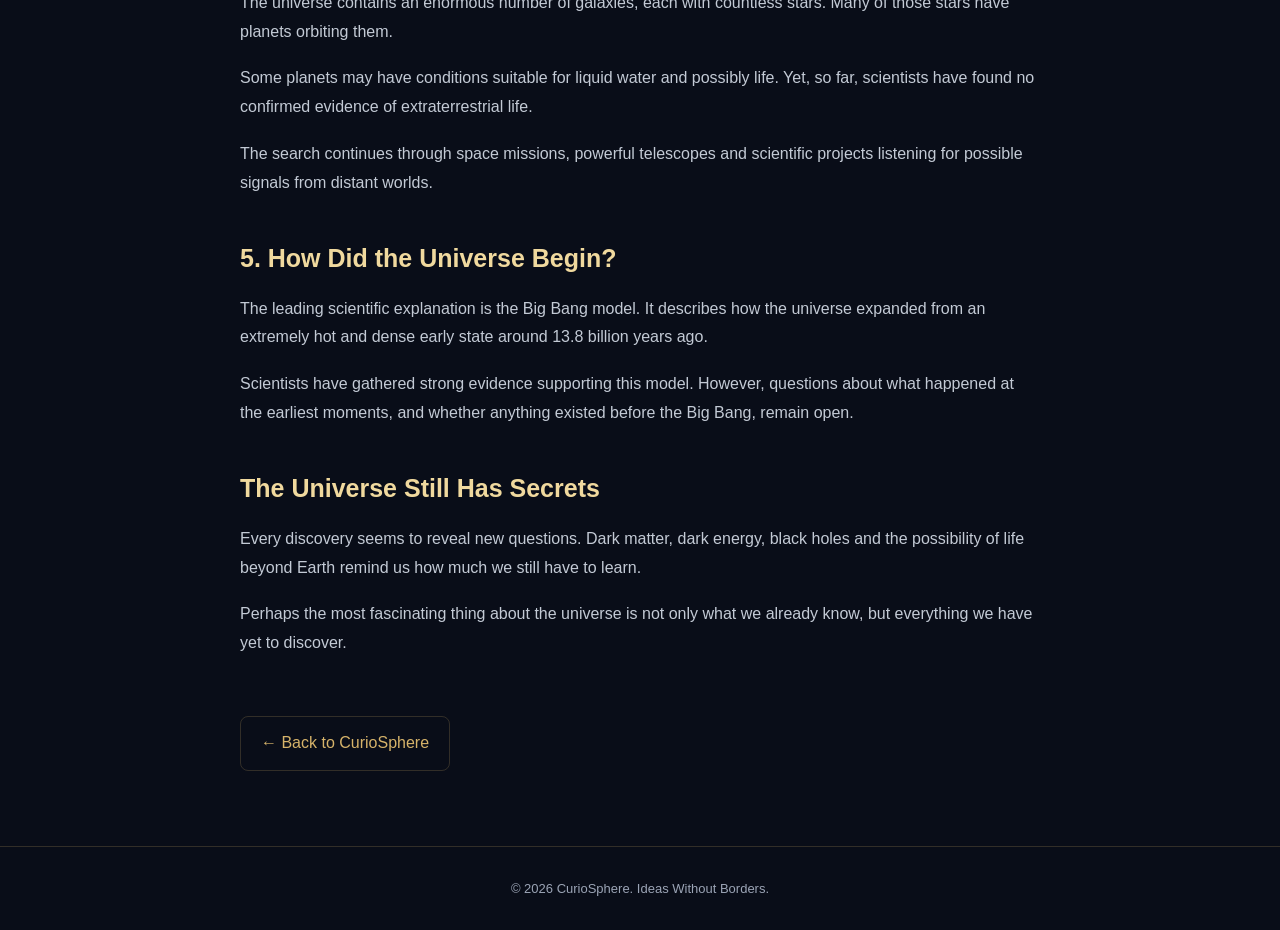
<file: articles/unsolved-mysteries-universe.html>
<!DOCTYPE html>
<html lang="en">
<head>
  <meta charset="UTF-8">
  <meta name="viewport" content="width=device-width, initial-scale=1.0">
  <meta name="description" content="Explore some of the greatest unsolved mysteries of the universe, from dark matter to black holes and the origins of existence.">
  <meta name="theme-color" content="#090d18">
  <title>The Unsolved Mysteries of the Universe — CurioSphere</title>

  <style>
    :root {
      --bg: #090d18;
      --card: #121b2b;
      --gold: #d6b36a;
      --gold-light: #f0d99e;
      --text: #f4f3ef;
      --muted: #9ba4b5;
      --border: rgba(214, 179, 106, 0.2);
    }

    * {
      box-sizing: border-box;
      margin: 0;
      padding: 0;
    }

    body {
      background: var(--bg);
      color: var(--text);
      font-family: Arial, sans-serif;
      line-height: 1.8;
    }

    header {
      padding: 25px 8%;
      border-bottom: 1px solid var(--border);
    }

    header a {
      color: var(--gold);
      text-decoration: none;
      font-size: 23px;
      font-weight: bold;
      letter-spacing: 2px;
    }

    .article {
      max-width: 850px;
      margin: 75px auto;
      padding: 0 25px;
    }

    .category {
      color: var(--gold);
      font-size: 12px;
      letter-spacing: 3px;
      margin-bottom: 20px;
    }

    h1 {
      font-size: clamp(35px, 6vw, 58px);
      line-height: 1.15;
      margin-bottom: 25px;
    }

    .intro {
      color: var(--muted);
      font-size: 19px;
      margin-bottom: 35px;
    }

    .visual {
      background: linear-gradient(135deg, #17243b, #101625);
      border: 1px solid var(--border);
      border-radius: 18px;
      min-height: 230px;
      display: flex;
      align-items: center;
      justify-content: center;
      font-size: 100px;
      color: var(--gold);
      margin-bottom: 45px;
    }

    h2 {
      color: var(--gold-light);
      font-size: 25px;
      margin: 38px 0 14px;
    }

    p {
      color: #c3cad5;
      margin-bottom: 18px;
    }

    .back {
      display: inline-block;
      margin-top: 40px;
      color: var(--gold);
      text-decoration: none;
      border: 1px solid var(--border);
      padding: 12px 20px;
      border-radius: 8px;
    }

    footer {
      text-align: center;
      padding: 30px;
      border-top: 1px solid var(--border);
      color: var(--muted);
      font-size: 13px;
    }
  </style>
</head>

<body>

  <header>
    <a href="../index.html">CURIOSPHERE</a>
  </header>

  <main class="article">

    <div class="category">SCIENCE / 9 MIN READ</div>

    <h1>The Unsolved Mysteries of the Universe</h1>

    <p class="intro">
      The universe is filled with extraordinary discoveries, but some of its
      biggest questions remain unanswered. What is dark matter? What lies
      inside black holes? And are we truly alone?
    </p>

    <div class="visual">✦</div>

    <h2>1. What Is Dark Matter?</h2>

    <p>
      Scientists believe that most of the matter in the universe is invisible.
      They call this mysterious substance dark matter.
    </p>

    <p>
      We cannot see it directly because it does not emit or reflect light.
      However, its gravitational effects can be observed through the movement
      of galaxies and other cosmic structures.
    </p>

    <p>
      Despite decades of research, scientists still do not know exactly what
      dark matter is made of.
    </p>

    <h2>2. The Mystery of Dark Energy</h2>

    <p>
      The universe is expanding, and observations show that this expansion is
      accelerating.
    </p>

    <p>
      Scientists use the term dark energy to describe whatever may be
      responsible for this acceleration. It remains one of the greatest
      unanswered questions in modern physics.
    </p>

    <h2>3. What Happens Inside a Black Hole?</h2>

    <p>
      Black holes are regions of space where gravity is so strong that
      nothing, not even light, can escape once it crosses the event horizon.
    </p>

    <p>
      Scientists can study their effects on nearby stars, gas and light.
      But what happens deep inside a black hole is still not fully understood.
    </p>

    <p>
      The laws of general relativity and quantum physics do not yet provide
      a complete explanation of what happens at the very centre.
    </p>

    <h2>4. Are We Alone in the Universe?</h2>

    <p>
      The universe contains an enormous number of galaxies, each with
      countless stars. Many of those stars have planets orbiting them.
    </p>

    <p>
      Some planets may have conditions suitable for liquid water and possibly
      life. Yet, so far, scientists have found no confirmed evidence of
      extraterrestrial life.
    </p>

    <p>
      The search continues through space missions, powerful telescopes and
      scientific projects listening for possible signals from distant worlds.
    </p>

    <h2>5. How Did the Universe Begin?</h2>

    <p>
      The leading scientific explanation is the Big Bang model. It describes
      how the universe expanded from an extremely hot and dense early state
      around 13.8 billion years ago.
    </p>

    <p>
      Scientists have gathered strong evidence supporting this model.
      However, questions about what happened at the earliest moments,
      and whether anything existed before the Big Bang, remain open.
    </p>

    <h2>The Universe Still Has Secrets</h2>

    <p>
      Every discovery seems to reveal new questions. Dark matter, dark energy,
      black holes and the possibility of life beyond Earth remind us how much
      we still have to learn.
    </p>

    <p>
      Perhaps the most fascinating thing about the universe is not only
      what we already know, but everything we have yet to discover.
    </p>

    <a href="../index.html" class="back">← Back to CurioSphere</a>

  </main>

  <footer>
    © 2026 CurioSphere. Ideas Without Borders.
  </footer>

</body>
</html>
</file>
<file: style.css>
:root {
  --bg: #090d18;
  --bg-soft: #101625;
  --card: #121b2b;
  --gold: #d6b36a;
  --gold-light: #f0d99e;
  --text: #f4f3ef;
  --muted: #9ba4b5;
  --border: rgba(214, 179, 106, 0.2);
}

* {
  margin: 0;
  padding: 0;
  box-sizing: border-box;
}

html {
  scroll-behavior: smooth;
}

body {
  background: var(--bg);
  color: var(--text);
  font-family: Arial, Helvetica, sans-serif;
  line-height: 1.7;
  overflow-x: hidden;
}

a {
  color: inherit;
  text-decoration: none;
}

button {
  font: inherit;
}

/* HEADER */

header {
  width: 100%;
  min-height: 82px;
  padding: 18px 7%;
  display: flex;
  align-items: center;
  justify-content: space-between;
  background: rgba(9, 13, 24, 0.95);
  border-bottom: 1px solid var(--border);
  position: sticky;
  top: 0;
  z-index: 100;
  backdrop-filter: blur(15px);
}

.logo,
header .logo {
  color: var(--gold-light);
  font-size: 25px;
  font-weight: 800;
  letter-spacing: 1px;
}

nav {
  display: flex;
  align-items: center;
  gap: 30px;
}

nav a {
  color: var(--muted);
  font-size: 14px;
  transition: 0.3s;
}

nav a:hover {
  color: var(--gold-light);
}

.menu {
  display: none;
  background: transparent;
  color: var(--gold-light);
  border: 1px solid var(--border);
  border-radius: 8px;
  padding: 8px 12px;
  cursor: pointer;
  font-size: 22px;
}

/* HERO */

.hero {
  min-height: 570px;
  padding: 110px 8% 100px;
  display: flex;
  flex-direction: column;
  justify-content: center;
  align-items: flex-start;
  position: relative;
  overflow: hidden;
  background:
    radial-gradient(ellipse at 80% 45%, rgba(120, 87, 39, 0.2), transparent 38%),
    linear-gradient(135deg, #090d18 0%, #111a2b 55%, #090d18 100%);
}

.hero::after {
  content: "✳";
  position: absolute;
  right: 12%;
  top: 20%;
  color: rgba(214, 179, 106, 0.12);
  font-size: 280px;
  pointer-events: none;
}

.hero h1 {
  max-width: 850px;
  font-size: clamp(48px, 7vw, 82px);
  line-height: 1.08;
  letter-spacing: -3px;
  margin: 18px 0 25px;
  position: relative;
  z-index: 1;
}

.hero h1 span {
  color: var(--gold);
}

.hero p {
  max-width: 600px;
  color: var(--muted);
  font-size: 18px;
  margin-bottom: 30px;
  position: relative;
  z-index: 1;
}

.hero .eyebrow,
.eyebrow {
  color: var(--gold);
  text-transform: uppercase;
  letter-spacing: 4px;
  font-size: 12px;
  font-weight: bold;
}

.hero a,
.button {
  display: inline-block;
  padding: 13px 27px;
  background: linear-gradient(135deg, var(--gold-light), var(--gold));
  color: #10131b;
  border-radius: 5px;
  font-weight: 800;
  transition: 0.3s;
  position: relative;
  z-index: 1;
}

.hero a:hover,
.button:hover {
  transform: translateY(-3px);
  box-shadow: 0 10px 30px rgba(214, 179, 106, 0.2);
}

/* TICKER */

.ticker {
  padding: 17px 7%;
  display: flex;
  align-items: center;
  justify-content: space-between;
  gap: 20px;
  background: #151d2b;
  border-top: 1px solid var(--border);
  border-bottom: 1px solid var(--border);
}

.ticker span:first-child {
  color: var(--gold);
  font-size: 11px;
  font-weight: bold;
  letter-spacing: 2px;
}

.ticker p {
  color: var(--muted);
  font-size: 14px;
}

.ticker-star {
  color: var(--gold);
  font-size: 24px;
}

/* GENERAL SECTIONS */

section:not(.hero):not(.ticker) {
  padding: 85px 7%;
}

section h2 {
  font-size: clamp(30px, 4vw, 43px);
  margin-bottom: 15px;
  letter-spacing: -1px;
}

section h2 span {
  color: var(--gold);
}

section > p {
  color: var(--muted);
}

/* CATEGORIES */

.category-grid {
  display: grid;
  grid-template-columns: repeat(5, 1fr);
  gap: 15px;
  margin-top: 35px;
}

.category-grid a,
.category-grid > div {
  padding: 24px 15px;
  text-align: center;
  background: var(--card);
  border: 1px solid var(--border);
  border-radius: 9px;
  color: var(--text);
  transition: 0.3s;
}

.category-grid a:hover,
.category-grid > div:hover {
  transform: translateY(-5px);
  border-color: var(--gold);
  color: var(--gold-light);
}

/* FEATURED ARTICLES */

.feature-grid {
  display: grid;
  grid-template-columns: repeat(2, minmax(0, 1fr));
  gap: 22px;
  margin-top: 38px;
}

.feature-grid > * {
  min-width: 0;
  background: var(--card);
  border: 1px solid var(--border);
  border-radius: 12px;
  overflow: hidden;
  transition: 0.3s;
}

.feature-grid > *:hover {
  transform: translateY(-5px);
  border-color: var(--gold);
  box-shadow: 0 15px 40px rgba(0, 0, 0, 0.25);
}

.feature-main {
  grid-column: span 2;
}

.feature-grid img {
  width: 100%;
  height: 230px;
  object-fit: cover;
  display: block;
}

.feature-main img {
  height: 320px;
}

.feature-grid h3 {
  color: var(--text);
  font-size: 23px;
  padding: 22px 23px 8px;
}

.feature-grid p {
  color: var(--muted);
  padding: 0 23px 18px;
}

.feature-grid .read-link,
.read-link {
  display: inline-block;
  color: var(--gold);
  padding: 0 23px 24px;
  font-weight: bold;
  transition: 0.3s;
}

.read-link:hover {
  color: var(--gold-light);
  transform: translateX(4px);
}

/* ARTICLE PAGES */

article,
.article-content {
  max-width: 850px;
  margin: 60px auto;
  padding: 0 25px;
}

article h1,
.article-content h1 {
  font-size: clamp(36px, 6vw, 60px);
  line-height: 1.15;
  margin: 20px 0;
}

article h2,
.article-content h2 {
  color: var(--gold-light);
  margin: 35px 0 12px;
}

article p,
.article-content p {
  color: var(--muted);
  font-size: 17px;
  margin-bottom: 20px;
}

/* FOOTER */

footer {
  padding: 45px 7%;
  background: #070a12;
  border-top: 1px solid var(--border);
  color: var(--muted);
  text-align: center;
}

footer a {
  color: var(--gold);
}

footer p {
  margin: 8px 0;
}

/* RESPONSIVE */

@media (max-width: 850px) {
  header {
    padding: 16px 5%;
  }

  nav {
    gap: 17px;
  }

  .category-grid {
    grid-template-columns: repeat(3, 1fr);
  }

  section:not(.hero):not(.ticker) {
    padding: 65px 5%;
  }
}

@media (max-width: 600px) {
  header {
    min-height: 70px;
  }

  .logo,
  header .logo {
    font-size: 21px;
  }

  .menu {
    display: block;
  }

  nav {
    display: none;
    position: absolute;
    top: 70px;
    left: 0;
    width: 100%;
    padding: 22px 7%;
    background: #101625;
    border-bottom: 1px solid var(--border);
    flex-direction: column;
    align-items: flex-start;
    gap: 18px;
  }

  nav.active {
    display: flex;
  }

  .hero {
    min-height: 490px;
    padding: 85px 7%;
  }

  .hero h1 {
    font-size: 48px;
    letter-spacing: -2px;
  }

  .hero p {
    font-size: 16px;
  }

  .hero::after {
    right: -15%;
    font-size: 190px;
  }

  .ticker {
    flex-wrap: wrap;
    padding: 15px 6%;
  }

  .ticker p {
    font-size: 12px;
  }

  .category-grid {
    grid-template-columns: repeat(2, 1fr);
  }

  .feature-grid {
    grid-template-columns: 1fr;
  }

  .feature-main {
    grid-column: span 1;
  }

  .feature-grid img,
  .feature-main img {
    height: 210px;
  }

  section:not(.hero):not(.ticker) {
    padding: 55px 6%;
  }
}

@media (max-width: 360px) {
  .hero h1 {
    font-size: 42px;
  }

  .category-grid {
    grid-template-columns: 1fr;
  }
}

/* CURIO SPHERE - HTML DESIGN FIX */

.topline {
  display: flex;
  justify-content: space-between;
  padding: 9px 7%;
  background: #070a12;
  color: #8992a4;
  font-size: 10px;
  letter-spacing: 2px;
}

.header {
  padding: 18px 7%;
}

.brand {
  display: flex;
  align-items: center;
  gap: 10px;
  color: var(--text);
  font-size: 23px;
  font-weight: 800;
}

.brand > span:last-child > span {
  color: var(--gold);
}

.brand-mark {
  display: grid;
  place-items: center;
  width: 38px;
  height: 38px;
  border: 1px solid var(--gold);
  border-radius: 50%;
  color: var(--gold-light);
}

.brand-mark span {
  color: var(--gold);
}

.nav {
  display: flex;
  gap: 25px;
}

.hero {
  display: grid;
  grid-template-columns: 1fr 1fr;
  align-items: center;
  gap: 35px;
  padding: 85px 8%;
}

.hero-copy {
  position: relative;
  z-index: 2;
}

.hero h1 em,
.section-head h2 em,
.newsletter h2 em {
  color: var(--gold);
  font-style: normal;
}

.eyebrow {
  display: flex;
  align-items: center;
  gap: 10px;
}

.eyebrow i {
  width: 7px;
  height: 7px;
  border-radius: 50%;
  background: var(--gold);
  box-shadow: 0 0 12px var(--gold);
}

.hero-art {
  min-height: 390px;
  position: relative;
  display: grid;
  place-items: center;
}

.orbit {
  position: absolute;
  width: 280px;
  height: 280px;
  border: 1px solid rgba(214,179,106,.35);
  border-radius: 50%;
  transform: rotate(-25deg) scaleY(.55);
}

.orbit-two {
  width: 350px;
  height: 350px;
  transform: rotate(45deg) scaleY(.55);
}

.orbit-three {
  width: 220px;
  height: 220px;
  transform: rotate(90deg) scaleY(.55);
}

.orb-core {
  width: 145px;
  height: 145px;
  display: grid;
  place-items: center;
  border-radius: 50%;
  background: radial-gradient(circle at 35% 30%, #f0d99e, #98713a 45%, #171a28 75%);
  box-shadow: 0 0 70px rgba(214,179,106,.3);
  color: #fff0c9;
  font-size: 32px;
  font-weight: 800;
}

.orb-dot {
  position: absolute;
  width: 12px;
  height: 12px;
  border-radius: 50%;
  background: var(--gold-light);
  box-shadow: 0 0 20px var(--gold);
}

.dot-one {
  top: 65px;
  right: 90px;
}

.dot-two {
  bottom: 80px;
  left: 75px;
}

.art-caption {
  position: absolute;
  bottom: 5px;
  width: 100%;
  display: flex;
  justify-content: space-between;
  color: var(--muted);
  font-size: 10px;
  letter-spacing: 2px;
}

.art-caption b {
  color: var(--gold);
}

.section {
  padding: 85px 7%;
}

.section-head {
  display: flex;
  justify-content: space-between;
  align-items: end;
  gap: 20px;
  margin-bottom: 35px;
}

.section-head h2 {
  margin-top: 12px;
}

.muted {
  color: var(--muted);
  font-size: 10px;
  letter-spacing: 2px;
}

.feature-grid {
  grid-template-columns: 1.3fr 1fr;
}

.feature-grid > article {
  margin: 0;
  padding: 0;
  max-width: none;
}

.feature-card {
  background: var(--card);
  border: 1px solid var(--border);
  border-radius: 12px;
  overflow: hidden;
}

.feature-main {
  grid-column: auto;
  grid-row: span 2;
}

.feature-visual {
  min-height: 210px;
  position: relative;
  overflow: hidden;
  display: grid;
  place-items: center;
  background: radial-gradient(circle, #34415b, #121b2b 70%);
}

.feature-main .feature-visual {
  min-height: 330px;
}

.visual-ai {
  background: radial-gradient(circle, #344b70, #121b2b 70%);
}

.visual-money {
  background: radial-gradient(circle, #65502d, #121b2b 70%);
}

.visual-label {
  position: absolute;
  top: 17px;
  left: 18px;
  color: var(--gold-light);
  font-size: 10px;
  letter-spacing: 2px;
}

.visual-symbol {
  color: rgba(240,217,158,.85);
  font-size: 110px;
  text-shadow: 0 0 50px var(--gold);
}

.neural-glow {
  position: absolute;
  width: 180px;
  height: 180px;
  border: 1px solid rgba(240,217,158,.5);
  border-radius: 50%;
  box-shadow: 0 0 70px rgba(214,179,106,.25);
}

.ai-orb {
  width: 110px;
  height: 110px;
  display: grid;
  place-items: center;
  border: 1px solid var(--gold);
  border-radius: 50%;
  color: var(--gold-light);
  font-size: 35px;
  box-shadow: 0 0 45px rgba(214,179,106,.25);
}

.ai-lines {
  position: absolute;
  width: 220px;
  height: 220px;
  border: 1px solid rgba(214,179,106,.2);
  border-radius: 50%;
}

.money-shape {
  color: var(--gold-light);
  font-size: 100px;
  font-weight: 800;
  text-shadow: 0 0 40px var(--gold);
}

.money-ring {
  position: absolute;
  width: 190px;
  height: 190px;
  border: 1px solid rgba(214,179,106,.35);
  border-radius: 50%;
}

.article-info {
  padding: 23px;
}

.category {
  color: var(--gold);
  font-size: 10px;
  letter-spacing: 2px;
  font-weight: 700;
}

.feature-grid h3 {
  padding: 10px 0;
  line-height: 1.35;
}

.feature-grid p {
  padding: 0 0 15px;
  font-size: 14px;
}

.feature-grid .read-link {
  padding: 0;
}

.categories {
  background: #0c1220;
}

.category-grid {
  grid-template-columns: repeat(5, minmax(0, 1fr));
}

.category-tile {
  display: flex;
  flex-direction: column;
  align-items: flex-start;
  gap: 10px;
  text-align: left;
  min-height: 155px;
}

.tile-icon {
  color: var(--gold);
  font-size: 25px;
}

.category-tile small {
  color: var(--muted);
}

.tile-arrow {
  color: var(--gold);
  align-self: flex-end;
}

.newsletter {
  margin: 50px 7%;
  padding: 45px;
  display: flex;
  justify-content: space-between;
  align-items: center;
  gap: 25px;
  background: linear-gradient(120deg, #172235, #111827);
  border: 1px solid var(--border);
  border-radius: 14px;
}

.newsletter h2 {
  margin: 12px 0;
}

.newsletter p {
  color: var(--muted);
}

.primary-btn {
  display: inline-block;
  flex-shrink: 0;
  padding: 13px 22px;
  background: linear-gradient(135deg, var(--gold-light), var(--gold));
  color: #10131b;
  border-radius: 5px;
  font-weight: 800;
}

.footer-links {
  display: flex;
  justify-content: center;
  gap: 25px;
  margin: 20px 0;
}

footer .brand {
  justify-content: center;
  margin-bottom: 15px;
}

footer small {
  display: block;
  margin-top: 25px;
}

@media (max-width: 850px) {
  .hero {
    grid-template-columns: 1fr;
  }

  .hero-art {
    min-height: 320px;
  }

  .feature-grid {
    grid-template-columns: 1fr 1fr;
  }

  .category-grid {
    grid-template-columns: repeat(3, 1fr);
  }
}

@media (max-width: 600px) {
  .topline {
    display: none;
  }

  .header {
    padding: 15px 5%;
  }

  .nav {
    display: none;
    position: absolute;
    top: 70px;
    left: 0;
    width: 100%;
    padding: 22px 7%;
    background: #101625;
    flex-direction: column;
    align-items: flex-start;
    gap: 18px;
  }

  .nav.active {
    display: flex;
  }

  .hero {
    padding: 65px 7%;
  }

  .hero-art {
    min-height: 280px;
  }

  .section-head {
    align-items: flex-start;
    flex-direction: column;
  }

  .feature-grid {
    grid-template-columns: 1fr;
  }

  .feature-main {
    grid-row: auto;
  }

  .feature-main .feature-visual {
    min-height: 230px;
  }

  .category-grid {
    grid-template-columns: repeat(2, 1fr);
  }

  .newsletter {
    margin: 30px 5%;
    padding: 28px;
    flex-direction: column;
    align-items: flex-start;
  }
}
/* CURIOSPHERE PREMIUM CARD UPGRADE */

.feature-card {
  position: relative;
  background: linear-gradient(145deg, #121d30, #080e1a);
  border: 1px solid rgba(214, 179, 106, 0.25);
  transition: transform 0.35s ease, box-shadow 0.35s ease;
}

.feature-card:hover {
  transform: translateY(-8px);
  box-shadow: 0 18px 45px rgba(0, 0, 0, 0.45),
              0 0 20px rgba(214, 179, 106, 0.12);
}

.feature-visual {
  isolation: isolate;
  background-size: cover;
  border-bottom: 1px solid rgba(214, 179, 106, 0.2);
}

.feature-visual::before {
  content: "";
  position: absolute;
  inset: 0;
  z-index: -1;
  background:
    radial-gradient(circle at 50% 45%,
    rgba(214, 179, 106, 0.22),
    transparent 45%),
    linear-gradient(135deg, #10243d, #080d18);
}

.visual-neural::before {
  background:
    radial-gradient(circle at 50% 45%, #254e79, transparent 48%),
    linear-gradient(135deg, #07182b, #090d18);
}

.visual-ai::before {
  background:
    radial-gradient(circle at 50% 45%, #17618a, transparent 48%),
    linear-gradient(135deg, #061b32, #090d18);
}

.visual-money::before {
  background:
    radial-gradient(circle at 50% 45%, #80602d, transparent 48%),
    linear-gradient(135deg, #251b0c, #090d18);
}

.visual-symbol,
.ai-orb,
.money-shape,
.neural-glow,
.money-ring,
.ai-lines {
  transition: transform 0.5s ease;
}

.feature-card:hover .visual-symbol,
.feature-card:hover .ai-orb,
.feature-card:hover .money-shape {
  transform: scale(1.12);
}

.article-info {
  background: linear-gradient(180deg, #111b2b, #0b111e);
}

.feature-grid h3 {
  transition: color 0.3s ease;
}

.feature-card:hover h3 {
  color: var(--gold-light);
}
</file>
